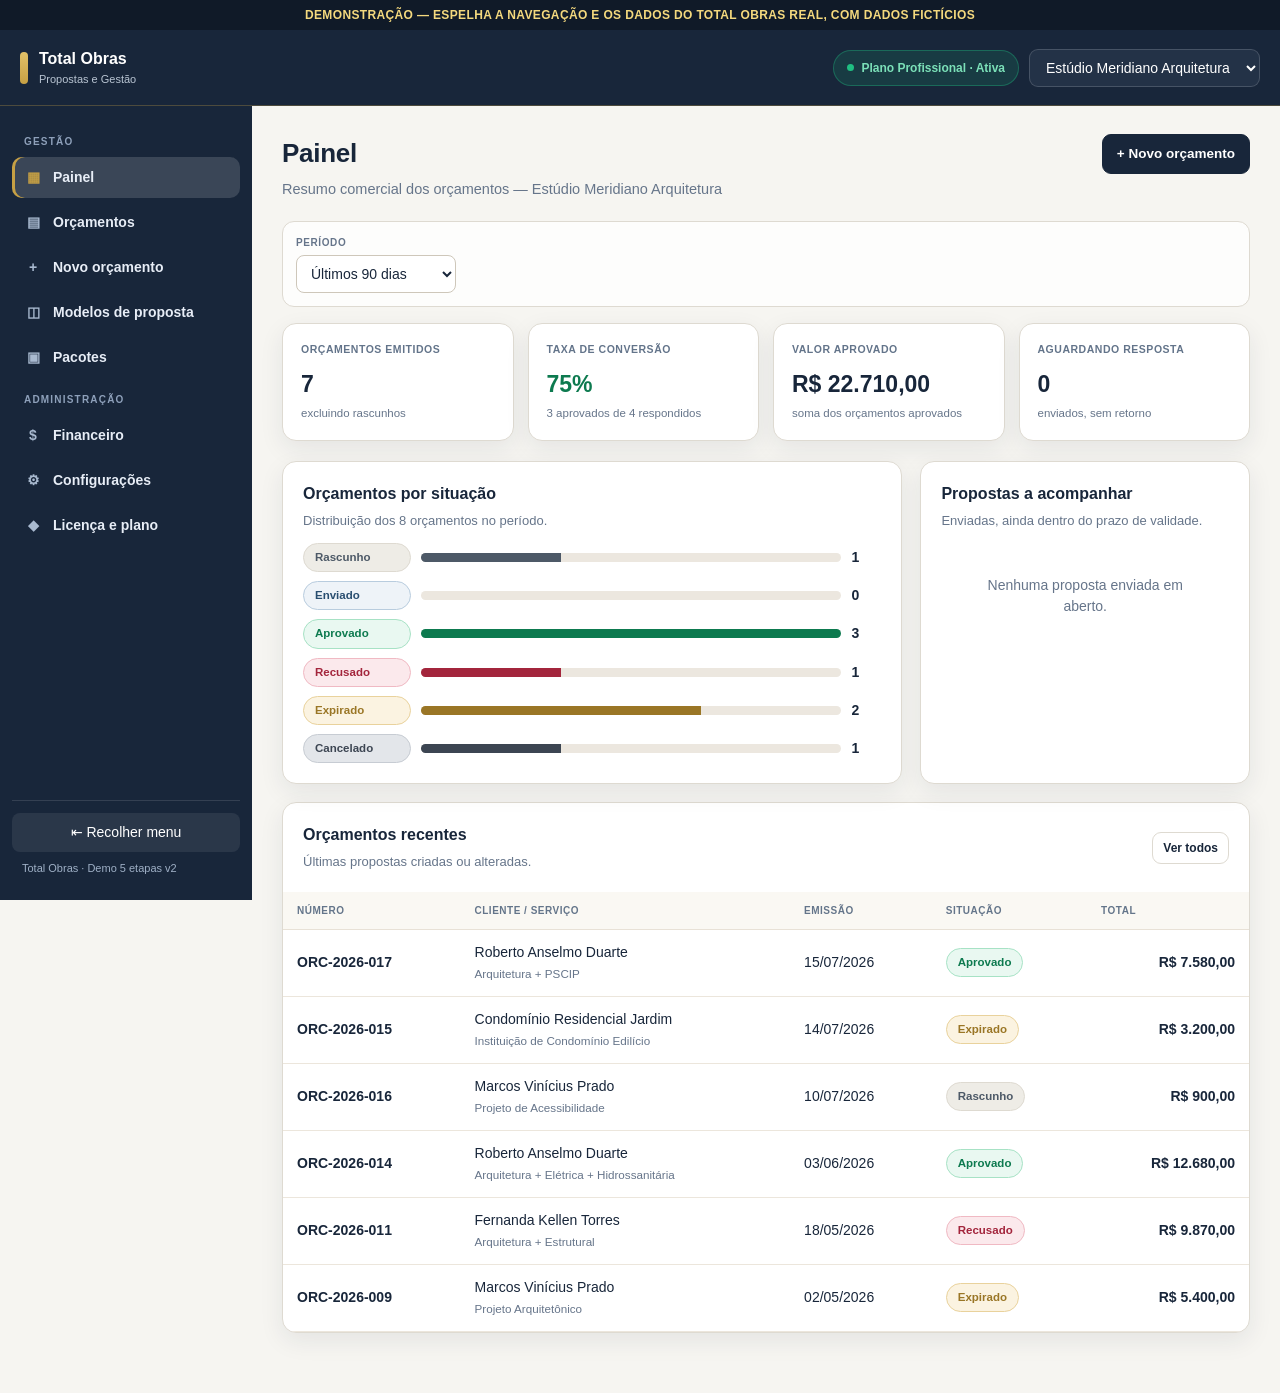
<file: index.html>
<!doctype html>
<html lang="pt-BR">
<head>
<meta charset="utf-8">
<meta name="viewport" content="width=device-width,initial-scale=1">
<meta name="description" content="Demonstração do Total Obras espelhando a navegação, os status e os módulos do aplicativo real.">
<title>Total Obras — Demonstração</title>
<style>
:root{--navy:#18263a;--gold:#c6a044;--gold-ink:#9a7626;--paper:#f6f5f1;--surface:#fff;--ink:#18263a;--muted:#66758a;--line:#dedad1;--shadow:0 8px 24px rgba(24,38,58,.08);--side:252px}
*{box-sizing:border-box}html{scroll-behavior:smooth}body{margin:0;background:var(--paper);color:var(--ink);font:14px/1.5 Inter,"Segoe UI",Arial,sans-serif}
button,input,select,textarea{font:inherit}button{cursor:pointer}.hidden{display:none!important}a{color:inherit}
.demo-strip{position:fixed;z-index:60;inset:0 0 auto;height:30px;display:flex;align-items:center;justify-content:center;background:#101a28;color:#f4d97e;font-weight:800;font-size:12px;letter-spacing:.03em}
.topbar{position:fixed;z-index:50;top:30px;left:0;right:0;height:76px;background:var(--navy);color:#fff;display:flex;align-items:center;padding:0 20px;border-bottom:1px solid rgba(198,160,68,.3)}
.brand{width:var(--side);display:flex;align-items:center;gap:11px}.brand-mark{width:8px;height:32px;border-radius:8px;background:linear-gradient(180deg,#e2c168,var(--gold))}
.brand strong{display:block;font-size:16px}.brand small{display:block;color:#b9c5d3;font-size:11px}
.top-actions{margin-left:auto;display:flex;align-items:center;gap:10px}
.license-pill{display:flex;align-items:center;gap:7px;padding:8px 13px;border-radius:999px;background:rgba(31,191,130,.14);border:1px solid rgba(31,191,130,.35);color:#7be0b8;font-weight:700;font-size:12px;text-decoration:none}
.license-pill i{width:7px;height:7px;border-radius:50%;background:#1fbf82;display:inline-block}
.company-select{min-width:220px;padding:9px 12px;border-radius:9px;border:1px solid rgba(255,255,255,.16);background:#233247;color:#fff}
.company-select option{color:#111;background:#fff}
.menu-toggle{display:none;background:transparent;color:#fff;border:1px solid rgba(255,255,255,.25);border-radius:8px;padding:7px 10px}
.sidebar{position:fixed;z-index:45;top:106px;bottom:0;left:0;width:var(--side);background:var(--navy);color:#e7edf6;padding:16px 12px;display:flex;flex-direction:column;overflow:auto;transition:.2s}
.sidebar.collapsed{width:74px}.sidebar.collapsed .nav-label,.sidebar.collapsed .group,.sidebar.collapsed .side-meta{display:none}
.sidebar.collapsed .nav-item{justify-content:center}.sidebar.collapsed~.main{margin-left:74px}
.group{padding:12px 12px 6px;color:#8ea0ba;font-size:10px;font-weight:800;letter-spacing:.12em;text-transform:uppercase}
.nav-item{width:100%;border:0;background:transparent;color:#e7edf6;border-radius:10px;padding:10px 12px;margin:2px 0;text-align:left;font-weight:650;display:flex;gap:11px;align-items:center;text-decoration:none}
.nav-item:hover{background:rgba(255,255,255,.08)}.nav-item.active{background:rgba(255,255,255,.15);box-shadow:inset 3px 0 var(--gold)}
.nav-item .ico{width:18px;text-align:center;color:#a9bad0;flex:0 0 auto}.nav-item.active .ico{color:var(--gold)}
.nav-item.locked{opacity:.4;cursor:not-allowed}
.side-bottom{margin-top:auto;border-top:1px solid rgba(255,255,255,.12);padding-top:12px}
.collapse{width:100%;border:0;background:rgba(255,255,255,.08);color:#fff;border-radius:8px;padding:9px}
.side-meta{padding:8px 10px;color:#9fb0c6;font-size:11px}
.main{margin-left:var(--side);padding-top:106px;min-height:100vh;transition:.2s}
.content{max-width:1440px;margin:auto;padding:28px 30px 60px}
.page-head{display:flex;justify-content:space-between;gap:16px;align-items:flex-start;margin-bottom:20px;flex-wrap:wrap}
.page-head h1{margin:0;font-size:26px;letter-spacing:-.01em}.page-head p{margin:6px 0 0;color:var(--muted);font-size:14.5px}
.btn{display:inline-flex;align-items:center;gap:7px;border:1px solid var(--line);background:#fff;color:var(--ink);border-radius:9px;padding:9px 14px;font-weight:700;font-size:13.5px}
.btn:hover{background:#faf8f4}.btn.primary{background:var(--navy);border-color:var(--navy);color:#fff}.btn.primary:hover{background:#243955}
.btn.gold{background:var(--gold);border-color:var(--gold);color:var(--navy)}.btn.gold:hover{background:var(--gold-ink);color:#fff}
.btn.danger{color:#b62543;border-color:#efb7c2;background:#fff8f9}.btn.sm{padding:6px 10px;font-size:12px}.btn.link{border:0;background:none;color:var(--gold-ink);padding:2px;font-weight:700}
.btn:disabled{opacity:.45;cursor:not-allowed}
.card{background:#fff;border:1px solid var(--line);border-radius:14px;box-shadow:var(--shadow);overflow:hidden}
.card-pad{padding:20px}.card-title{margin:0;font-size:16px;font-weight:700}.card-sub{margin:5px 0 0;color:var(--muted);font-size:13px}
.stats{display:grid;grid-template-columns:repeat(4,minmax(0,1fr));gap:14px;margin-bottom:20px}
.stat{background:#fff;border:1px solid var(--line);border-radius:14px;padding:18px;box-shadow:var(--shadow)}
.stat-label{color:#63748a;font-size:10.5px;font-weight:800;text-transform:uppercase;letter-spacing:.05em}
.stat-value{font-size:23px;font-weight:800;margin-top:9px}.stat-note{font-size:11.5px;color:var(--muted);margin-top:4px}
.grid-2{display:grid;grid-template-columns:minmax(0,1.6fr) minmax(300px,.85fr);gap:18px;margin-bottom:18px}
.filters{display:flex;gap:10px;flex-wrap:wrap;align-items:end;background:rgba(255,255,255,.8);border:1px solid var(--line);border-radius:12px;padding:13px;margin-bottom:16px}
.field{display:flex;flex-direction:column;gap:5px;min-width:160px}.field.grow{flex:1;min-width:230px}
.field label{color:var(--muted);font-size:10px;font-weight:800;text-transform:uppercase;letter-spacing:.06em}
.input,.select,.textarea{width:100%;border:1px solid #cec7ba;border-radius:8px;padding:9px 10px;background:#fff;color:var(--ink);outline:none}
.input:focus,.select:focus,.textarea:focus{border-color:var(--gold);box-shadow:0 0 0 3px rgba(198,160,68,.18)}
.textarea{min-height:80px;resize:vertical}
.table-wrap{overflow:auto}.table{width:100%;border-collapse:collapse;min-width:900px}
.table th{background:#faf8f3;color:#64758a;text-align:left;font-size:10px;text-transform:uppercase;letter-spacing:.05em;padding:11px 14px;border-bottom:1px solid #e8e1d6}
.table td{padding:12px 14px;border-bottom:1px solid #ece6dc;vertical-align:middle}.table tbody tr:hover{background:#fcfbf8}
.amount{text-align:right;font-variant-numeric:tabular-nums}
.pill{display:inline-flex;border:1px solid transparent;border-radius:999px;padding:5px 11px;font-size:11.5px;font-weight:800}
.pill-draft{background:#eeece6;border-color:#dedad1;color:#4d5967}
.pill-sent{background:#eef3f8;border-color:#b8ccde;color:#294e70}
.pill-approved{background:#e9f8f1;border-color:#a7e2c5;color:#0d7a4f}
.pill-rejected{background:#fbe9ec;border-color:#f0b9c3;color:#a3253c}
.pill-expired{background:#fbf3e1;border-color:#e9d29c;color:#9a7626}
.pill-cancelled{background:#e3e6ea;border-color:#c7ccd3;color:#3c4552}
.status-list{display:flex;flex-direction:column;gap:9px;margin-top:12px}
.status-row{display:grid;grid-template-columns:108px 1fr 30px;gap:10px;align-items:center}
.bar{height:9px;background:#ece7df;border-radius:99px;overflow:hidden}.bar span{display:block;height:100%}
.alert-list{display:flex;flex-direction:column;gap:8px;margin-top:12px}
.alert{padding:10px 12px;border:1px solid #eee7dc;border-radius:10px;display:flex;justify-content:space-between;gap:10px;font-size:13px}
.alert small{display:block;color:var(--muted)}
.steps-nav{display:flex;gap:8px;flex-wrap:wrap;margin-bottom:16px}
.step-chip{font-size:12px;font-weight:700;color:var(--muted);padding:6px 12px;border-radius:999px;background:#f2efe6}
.step-chip.active{background:var(--navy);color:#fff}.step-chip.done{background:#e9f8f1;color:#0d7a4f}
.wizard-grid{display:grid;grid-template-columns:1.1fr .9fr;gap:20px}
@media(max-width:980px){.wizard-grid{grid-template-columns:1fr}}
.chk-grid{display:grid;grid-template-columns:1fr 1fr;gap:8px}
.chk-item{display:flex;gap:8px;align-items:flex-start;border:1px solid var(--line);border-radius:9px;padding:9px 11px;cursor:pointer;font-size:13px}
.chk-item.on{border-color:var(--gold);background:#fffaf0}
.preview-pane{background:var(--navy);border-radius:14px;padding:18px;color:#fff;position:sticky;top:120px}
.preview-pane h4{margin:0 0 8px;font-size:11px;letter-spacing:.06em;text-transform:uppercase;color:#f4d97e}
.preview-doc{background:#fff;color:var(--ink);border-radius:9px;padding:16px;font-size:12.5px;max-height:56vh;overflow:auto}
.preview-doc h5{margin:12px 0 4px;font-size:11px;text-transform:uppercase;color:var(--navy)}.preview-doc h5:first-child{margin-top:0}
.preview-doc ul{margin:4px 0;padding-left:16px}
.doc-total{display:flex;justify-content:space-between;font-weight:800;border-top:1px solid var(--line);margin-top:10px;padding-top:8px}
.wizard-layout{display:grid;grid-template-columns:minmax(0,1.65fr) minmax(330px,.72fr);gap:20px;align-items:start}
.wizard-main{min-width:0}.wizard-preview{position:sticky;top:122px;min-width:0}
.step-chip{border:0;cursor:pointer}.step-chip:disabled{cursor:default}.step-chip.future{cursor:not-allowed}
.step-actions{display:flex;justify-content:space-between;gap:10px;margin-top:20px;padding-top:16px;border-top:1px solid #ece6dc}
.form-grid{display:grid;grid-template-columns:repeat(2,minmax(0,1fr));gap:12px}.form-grid .wide{grid-column:1/-1}
.inline-head{display:flex;align-items:center;justify-content:space-between;gap:10px;margin-bottom:12px}.inline-head h3{margin:0;font-size:15px}
.inline-panel{border:1px solid var(--line);background:#fbfaf7;border-radius:12px;padding:14px;margin-top:12px}
.service-editor{border:1px solid var(--line);border-radius:12px;background:#fff;margin-top:12px;overflow:hidden}
.service-editor summary{cursor:pointer;list-style:none;display:flex;align-items:center;justify-content:space-between;gap:12px;padding:13px 15px;background:#faf8f3;font-weight:800}
.service-editor summary::-webkit-details-marker{display:none}.service-editor summary:before{content:'▸';margin-right:7px}.service-editor[open] summary:before{content:'▾'}
.service-editor-body{padding:15px}.service-actions{display:flex;gap:8px;flex-wrap:wrap}
.mini-note{font-size:11.5px;color:var(--muted)}
.edit-list{display:flex;flex-direction:column;gap:8px}.edit-row{display:grid;grid-template-columns:24px minmax(0,1fr) auto;gap:8px;align-items:center}
.fee-table{min-width:930px}.fee-table .input,.fee-table .select{padding:6px 8px;font-size:12.5px}.fee-objective td{padding-top:0;background:#fcfbf8}
.section-divider{display:flex;align-items:center;justify-content:space-between;gap:12px;margin:24px 0 12px;padding-top:18px;border-top:1px solid #e6dfd3}.section-divider h3{margin:0;font-size:15px}.cost-table{margin-bottom:8px}
.financial-summary{margin-top:16px;margin-left:auto;max-width:430px;border:1px solid var(--line);border-radius:12px;background:#fbfaf7;padding:12px 14px}.financial-summary>div{display:flex;justify-content:space-between;gap:16px;padding:5px 0}.financial-summary .total-line{border-top:1px solid var(--line);margin-top:6px;padding-top:10px;font-size:16px;color:var(--navy)}
.preview-doc .preview-muted{color:var(--muted);font-size:11.5px}.preview-doc p{white-space:pre-line}.preview-doc .preview-section{border-top:1px solid #ece6dc;margin-top:10px;padding-top:9px}
.close-grid{display:grid;grid-template-columns:1fr 1fr;gap:12px}.close-grid .wide{grid-column:1/-1}
.final-actions{display:flex;justify-content:flex-end;gap:9px;flex-wrap:wrap;margin-bottom:14px}
.document{position:relative;overflow:hidden}.document>*:not(.demo-watermark){position:relative;z-index:2}
.demo-watermark{position:absolute;z-index:1;left:50%;top:47%;transform:translate(-50%,-50%) rotate(-32deg);font-weight:900;font-size:72px;letter-spacing:.06em;color:rgba(172,42,60,.105);white-space:nowrap;text-align:center;pointer-events:none;line-height:.86}
.demo-watermark small{display:block;font-size:25px;letter-spacing:.11em;margin-top:13px}
.doc-demo-notice{margin:-42px -48px 26px;padding:8px 14px;text-align:center;background:#fff1f2;color:#a3253c;border-bottom:1px solid #f0b9c3;font-size:10px;font-weight:900;letter-spacing:.08em;text-transform:uppercase}
.responsible-list{display:flex;flex-direction:column;gap:7px}.responsible-item{display:flex;gap:8px;align-items:flex-start;padding:8px 10px;border:1px solid var(--line);border-radius:8px;background:#fff}
@media(max-width:1120px){.wizard-layout{grid-template-columns:1fr}.wizard-preview{position:static}.preview-doc{max-height:460px}}
@media(max-width:720px){.form-grid,.close-grid{grid-template-columns:1fr}.form-grid .wide,.close-grid .wide{grid-column:auto}.chk-grid{grid-template-columns:1fr}.step-actions{position:sticky;bottom:0;background:#fff;padding:12px 0 4px;z-index:5}.demo-watermark{font-size:42px}.doc-demo-notice{margin:-26px -18px 20px}}
.empty{text-align:center;color:var(--muted);padding:32px}
.template-grid{display:grid;grid-template-columns:repeat(3,minmax(0,1fr));gap:14px}
.template-card{background:#fff;border:1px solid var(--line);border-radius:13px;padding:16px;box-shadow:var(--shadow);display:flex;flex-direction:column;min-height:190px}
.template-card .category{color:var(--gold-ink);font-size:10px;font-weight:800;text-transform:uppercase;letter-spacing:.05em}
.template-card h3{font-size:16px;margin:7px 0}.template-card p{color:var(--muted);margin:0 0 12px;display:-webkit-box;-webkit-line-clamp:3;-webkit-box-orient:vertical;overflow:hidden;font-size:13px}
.template-card .actions{margin-top:auto}
.template-detail{display:grid;grid-template-columns:230px minmax(0,1fr);gap:18px}
@media(max-width:900px){.template-detail{grid-template-columns:1fr}}
.toc{position:sticky;top:120px;align-self:start}.toc button{display:block;width:100%;border:0;background:transparent;text-align:left;padding:8px 9px;border-radius:8px;color:var(--ink);font-size:13px}
.toc button:hover{background:#f2eee6}
.text-section{padding:16px 18px;border-bottom:1px solid #ece6dc}.text-section:last-child{border-bottom:0}
.text-section h2{font-size:12.5px;text-transform:uppercase;letter-spacing:.04em;margin:0 0 8px;color:var(--navy)}
.bullets{margin:0;padding:0;list-style:none}.bullets li{margin:5px 0;padding-left:16px;position:relative;font-size:13.5px}
.bullets li:before{content:"•";position:absolute;left:1px;color:var(--gold-ink);font-weight:900}
.package-grid{display:grid;grid-template-columns:repeat(2,minmax(0,1fr));gap:14px}
.package-card{background:#fff;border:1px solid var(--line);border-radius:13px;padding:18px;box-shadow:var(--shadow)}
.package-card h3{margin:0 0 6px;font-size:16px}.package-card .audience{font-size:12px;color:var(--gold-ink);font-weight:700;margin-bottom:8px}
.module-grid{display:grid;grid-template-columns:1fr 1fr;gap:8px}
.module-item{border-radius:8px;padding:9px 11px;font-size:13px;border:1px solid var(--line)}
.module-item.on{border-color:#a7e2c5;background:#e9f8f1;color:#0d7a4f}.module-item.off{background:#faf8f4;color:#a3aab5}
.document-shell{background:#e9e5dc;border:1px solid #d5cec1;border-radius:14px;padding:24px;overflow:auto}
.document{width:min(820px,100%);margin:auto;background:#fff;color:#1d2938;padding:42px 48px;box-shadow:0 10px 35px rgba(20,42,71,.16);min-height:1000px}
.doc-head{display:flex;justify-content:space-between;gap:22px;padding-bottom:18px;border-bottom:1px solid #d9dde2}
.doc-logo{display:flex;gap:11px;align-items:center}.doc-logo-mark{width:7px;height:44px;background:var(--gold);border-radius:5px}
.doc-company{font-size:17px;font-weight:800}.doc-muted{color:#667085;font-size:11.5px}
.doc-title{text-align:center;margin:24px 0 20px;font-size:16px;text-transform:uppercase;letter-spacing:.06em}
.doc-info{display:grid;grid-template-columns:1fr 1fr;gap:9px 20px;font-size:12.5px}.doc-info .wide{grid-column:1/-1}
.doc-label{display:block;color:#667085;text-transform:uppercase;font-size:9px;letter-spacing:.05em;font-weight:800}
.doc-section{margin-top:20px;padding-top:13px;border-top:1px solid #dfe3e8}
.doc-section h2{font-size:11.5px;text-transform:uppercase;letter-spacing:.05em;margin:0 0 8px}.doc-section p{margin:0 0 7px;font-size:12.5px}
.doc-table{width:100%;border-collapse:collapse;font-size:12.5px}
.doc-table th,.doc-table td{padding:7px 5px;border-bottom:1px solid #e5e7eb}.doc-table th{text-align:left;color:#667085;font-weight:700}
.doc-table .right{text-align:right}.doc-total-row td{font-weight:800}
.doc-footer{margin-top:40px;padding-top:9px;border-top:1px solid #e1e5ea;text-align:center;color:#667085;font-size:10px}
.toast{position:fixed;right:22px;bottom:22px;z-index:90;background:#17324f;color:#fff;border-radius:10px;padding:12px 15px;box-shadow:0 12px 30px rgba(0,0,0,.22);opacity:0;transform:translateY(10px);pointer-events:none;transition:.2s}
.toast.show{opacity:1;transform:none}.overlay{display:none}
@media(max-width:1100px){.stats{grid-template-columns:repeat(2,1fr)}.template-grid,.package-grid,.module-grid{grid-template-columns:1fr}.grid-2,.wizard-grid{grid-template-columns:1fr}}
@media(max-width:780px){.topbar{height:70px;padding:0 12px}.brand{width:auto}.brand small,.license-pill,.company-select{display:none}.menu-toggle{display:block;margin-left:auto}
.sidebar{top:100px;transform:translateX(-102%);width:260px}.sidebar.mobile-open{transform:none}
.main{margin-left:0!important;padding-top:100px}.content{padding:20px 14px 45px}
.overlay{position:fixed;z-index:40;inset:100px 0 0;background:rgba(7,20,35,.45);display:block}
.page-head{flex-direction:column}.stats,.kpis{grid-template-columns:1fr}.document{padding:26px 18px;min-width:0}.doc-info{grid-template-columns:1fr}.doc-info .wide{grid-column:auto}}
@media print{.demo-strip,.topbar,.sidebar,.page-head,.no-print,.toast{display:none!important}.main{margin:0!important;padding:0!important}.content{padding:0!important;max-width:none}
.document-shell{border:0;background:#fff;padding:0}.document{box-shadow:none;width:100%;padding:0;min-height:0;overflow:visible}.doc-section{break-inside:avoid}.demo-watermark{position:fixed;left:50%;top:48%;font-size:68px}.doc-demo-notice{margin:0 0 22px}body{background:#fff}}
</style>
</head>
<body>
<div class="demo-strip">DEMONSTRAÇÃO — ESPELHA A NAVEGAÇÃO E OS DADOS DO TOTAL OBRAS REAL, COM DADOS FICTÍCIOS</div>
<header class="topbar">
  <div class="brand"><span class="brand-mark"></span><div><strong>Total Obras</strong><small>Propostas e Gestão</small></div></div>
  <div class="top-actions">
    <a href="#" data-page="licenca" class="license-pill"><i></i>Plano Profissional · Ativa</a>
    <select id="companySelect" class="company-select"><option>Estúdio Meridiano Arquitetura</option><option>Vértice Engenharia Estrutural</option></select>
    <button id="mobileMenu" class="menu-toggle">☰</button>
  </div>
</header>
<aside id="sidebar" class="sidebar">
  <div class="group">Gestão</div>
  <button class="nav-item active" data-page="dashboard"><span class="ico">▦</span><span class="nav-label">Painel</span></button>
  <button class="nav-item" data-page="budgets"><span class="ico">▤</span><span class="nav-label">Orçamentos</span></button>
  <button class="nav-item" data-page="new-budget"><span class="ico">+</span><span class="nav-label">Novo orçamento</span></button>
  <button class="nav-item" data-page="templates"><span class="ico">◫</span><span class="nav-label">Modelos de proposta</span></button>
  <button class="nav-item" data-page="packages"><span class="ico">▣</span><span class="nav-label">Pacotes</span></button>
  <div class="group">Administração</div>
  <button class="nav-item" data-page="finance"><span class="ico">$</span><span class="nav-label">Financeiro</span></button>
  <button class="nav-item" data-page="settings"><span class="ico">⚙</span><span class="nav-label">Configurações</span></button>
  <button class="nav-item" data-page="licenca"><span class="ico">◆</span><span class="nav-label">Licença e plano</span></button>
  <div class="side-bottom"><button id="collapse" class="collapse">⇤ <span class="nav-label">Recolher menu</span></button><div class="side-meta">Total Obras · Demo 5 etapas v2</div></div>
</aside>
<main class="main"><div id="content" class="content"></div></main>
<div id="overlay" class="overlay hidden"></div>
<div id="toast" class="toast"></div>
<script>
(()=>{
const STORAGE='total-obras-demo-real-v1';
const TODAY=()=>new Date();
const iso=(d)=>{const p=n=>String(n).padStart(2,'0');return `${d.getFullYear()}-${p(d.getMonth()+1)}-${p(d.getDate())}`};
const addDays=(d,n)=>{const c=new Date(d);c.setDate(c.getDate()+n);return c};
const fmtDate=(v)=>{if(!v)return '—';const m=typeof v==='string'&&/^(\d{4})-(\d{2})-(\d{2})/.exec(v);const d=m?new Date(Number(m[1]),Number(m[2])-1,Number(m[3])):new Date(v);return isNaN(d)?'—':d.toLocaleDateString('pt-BR')};
const fmtMoney=(v)=>(Number(v||0)/100).toLocaleString('pt-BR',{style:'currency',currency:'BRL'});
const esc=(v)=>String(v??'').replace(/[&<>"']/g,s=>({'&':'&amp;','<':'&lt;','>':'&gt;','"':'&quot;',"'":'&#39;'}[s]));

/* ---- status model (espelha src/lib/budgetStatus.ts) ---- */
const STATUS_ORDER=['draft','sent','approved','rejected','expired','cancelled'];
const STATUS_LABELS={draft:'Rascunho',sent:'Enviado',approved:'Aprovado',rejected:'Recusado',expired:'Expirado',cancelled:'Cancelado'};
const STATUS_PILL={draft:'pill-draft',sent:'pill-sent',approved:'pill-approved',rejected:'pill-rejected',expired:'pill-expired',cancelled:'pill-cancelled'};
const STATUS_BAR={draft:'#4d5967',sent:'#294e70',approved:'#0d7a4f',rejected:'#a3253c',expired:'#9a7626',cancelled:'#3c4552'};
function validityDate(b){return addDays(new Date(b.createdAt),b.validityDays||15)}
function effectiveStatus(b,now=TODAY()){
  if(b.status!=='sent')return b.status;
  return validityDate(b)<now?'expired':b.status;
}
function pillHtml(status){return `<span class="pill ${STATUS_PILL[status]}">${STATUS_LABELS[status]}</span>`}
function isCurrentMonth(dateStr,now=TODAY()){
  if(!dateStr)return false;
  const m=/^(\d{4})-(\d{2})-(\d{2})/.exec(dateStr);
  if(!m)return false;
  return Number(m[1])===now.getFullYear()&&Number(m[2])-1===now.getMonth();
}

/* ---- modelos de proposta (texto real dos modelos do Total Obras) ---- */
const TEMPLATES=[{"id":"cadastro_sig_ri","nome":"Cadastro SIG-RI / ONR","category":"Serviços SIG-RI / Cartório","tituloServicoSugerido":"CADASTRO DE IMÓVEL GEORREFERENCIADO NO SIG-RI","objeto":"Prestação de serviços técnicos para adequação cadastral e georreferenciada do imóvel urbano, com estruturação das informações necessárias ao cadastro no SIG-RI/ONR, conforme documentos apresentados pelo contratante.","escopoServicos":"Análise da matrícula e dos documentos fornecidos pelo contratante\nConferência dos dados básicos do imóvel, proprietário e ato registral\nCompatibilização cadastral das informações disponíveis\nTratamento e preparação da base geoespacial do imóvel\nAjuste vetorial e validação geométrica/topológica\nEstruturação dos dados em formato compatível com o SIG-RI/ONR\nVinculação de atributos e metadados necessários ao cadastro\nProtocolo ou inserção técnica no ambiente SIG-RI/ONR\nEmissão e entrega do comprovante de cadastro/protocolo\nEntrega digital dos arquivos finais produzidos\nSuporte técnico até a primeira devolutiva do sistema ou do cartório","metodologiaEntregaveis":"Recebimento e conferência da documentação\nPreparação dos dados cadastrais e do arquivo georreferenciado\nEnvio/cadastro do imóvel no SIG-RI\nConferência do processamento e dos comprovantes\nEntrega de pacote digital em PDF","prazoExecucao":"Prazo estimado para execução dos serviços: 5 dias úteis, contados a partir da entrega integral da documentação necessária pelo contratante e da confirmação da contratação.\nO prazo de análise, aprovação ou protocolo perante cartório, ONR, Prefeitura Municipal ou demais órgãos públicos não integra o prazo de execução.","formaPagamento":"50% dos honorários profissionais na contratação\n50% dos honorários profissionais na entrega dos documentos/comprovantes contratados","naoIncluidos":"Levantamento de campo GNSS/RTK\nLevantamento planialtimétrico\nRetificação administrativa ou judicial de matrícula\nServiços jurídicos\nEmolumentos, taxas e despesas cartorárias\nTaxas de órgãos públicos ou de conselhos profissionais\nART/RRT, salvo quando expressamente incluída\nRegularização de edificações, habite-se ou projetos de construção\nCorreções decorrentes de documentos incorretos, incompletos ou divergentes\nServiços adicionais solicitados após aprovação da proposta","observacoes":"A execução do serviço está condicionada à regularidade e suficiência dos documentos apresentados\nCaso sejam identificadas inconsistências documentais, cadastrais, registrais ou geométricas que impeçam o protocolo ou exijam serviço complementar, o contratante será informado previamente\nExigências posteriores serão analisadas e classificadas\nCorreções decorrentes de erro técnico do serviço contratado serão atendidas sem cobrança adicional\nAlterações de escopo, documentos novos ou serviços não previstos poderão gerar orçamento complementar","validityDays":15},{"id":"instituicao_condominio","nome":"Instituição de Condomínio Edilício","category":"Serviços SIG-RI / Cartório","tituloServicoSugerido":"INSTITUIÇÃO DE CONDOMÍNIO EDILÍCIO","objeto":"Prestação de serviços técnicos para análise, elaboração e organização da documentação necessária à instituição de condomínio edilício, com individualização das unidades autônomas, identificação das áreas de uso comum, cálculo das frações ideais e preparação dos documentos técnicos destinados ao registro imobiliário.","escopoServicos":"Análise da matrícula e da situação registral do imóvel\nConferência do projeto arquitetônico aprovado e dos documentos da edificação\nVerificação da correspondência entre o projeto aprovado, a edificação existente e a matrícula do imóvel\nIdentificação e individualização das unidades autônomas\nIdentificação das áreas privativas, áreas comuns e áreas totais\nIdentificação das vagas de garagem, depósitos, áreas técnicas e demais áreas vinculadas às unidades\nCálculo das frações ideais correspondentes ao terreno e às partes comuns\nDefinição da destinação de cada unidade autônoma\nElaboração dos quadros de áreas conforme a norma técnica aplicável e as exigências do Cartório de Registro de Imóveis\nElaboração do memorial técnico de instituição de condomínio\nElaboração da relação descritiva das unidades autônomas\nPreparação das plantas e peças gráficas necessárias ao processo\nFornecimento dos dados técnicos para elaboração da convenção de condomínio\nOrganização dos documentos para assinatura dos proprietários e responsáveis técnicos\nOrientação para protocolo no Cartório de Registro de Imóveis\nAtendimento às exigências técnicas apresentadas pelo cartório, dentro do escopo contratado\nEntrega dos documentos técnicos finais em formato digital","metodologiaEntregaveis":"Recebimento e conferência dos documentos\nAnálise da matrícula e da situação registral\nAnálise do projeto arquitetônico aprovado\nLevantamento e conferência das áreas\nIndividualização das unidades autônomas\nCálculo das áreas e frações ideais\nElaboração dos quadros técnicos\nElaboração do memorial de instituição\nPreparação das plantas e documentos complementares\nRevisão técnica interna\nApresentação dos documentos ao contratante\nAjustes e aprovação final\nOrganização do processo para protocolo\nAtendimento às exigências técnicas do cartório\nEntrega da documentação final em formato digital","prazoExecucao":"Prazo estimado de 30 dias úteis, contados a partir da assinatura da proposta, confirmação da contratação e entrega integral dos documentos necessários pelo contratante.\nO prazo de análise da Prefeitura, Receita Federal, Cartório de Registro de Imóveis ou demais órgãos externos não integra o prazo de execução.\nO prazo ficará suspenso enquanto houver documentos, informações, assinaturas ou decisões pendentes por parte do contratante.","formaPagamento":"30% dos honorários profissionais na contratação\n40% dos honorários profissionais na apresentação da primeira versão dos documentos técnicos\n30% dos honorários profissionais na entrega da documentação final para protocolo","naoIncluidos":"Taxas e emolumentos do Cartório de Registro de Imóveis\nTaxas municipais, estaduais ou federais\nCertidões emitidas por órgãos públicos ou cartórios\nLevantamento topográfico\nLevantamento arquitetônico da edificação existente\nRegularização de alterações executadas em desacordo com o projeto aprovado\nAprovação ou alteração de projeto perante a Prefeitura\nAverbação da construção\nRetificação de matrícula, área, medidas ou confrontações\nDesmembramento, remembramento ou unificação de imóveis\nIncorporação imobiliária\nElaboração de projetos arquitetônicos ou complementares\nLaudos estruturais, elétricos, hidrossanitários ou de segurança\nElaboração jurídica da convenção de condomínio\nElaboração de regimento interno\nServiços advocatícios, contábeis ou notariais\nReconhecimento de firmas, autenticações e procurações\nDeslocamentos e serviços fora do município inicialmente considerado\nReexecução dos documentos em razão de alterações posteriores solicitadas pelo contratante","observacoes":"A contratação compreende a elaboração da documentação técnica descrita no escopo\nA minuta jurídica da convenção de condomínio deverá ser elaborada ou revisada por profissional habilitado na área jurídica\nA aprovação e o registro dependem da análise do Cartório de Registro de Imóveis e do cumprimento das exigências específicas apresentadas durante o processo\nAlterações no projeto, na quantidade de unidades, nas áreas ou na configuração do empreendimento após o início dos serviços poderão gerar revisão do prazo e dos honorários\nO contratante é responsável pela autenticidade, validade e precisão dos documentos e informações fornecidos\nExigências decorrentes de problemas anteriores na matrícula, na construção ou no projeto aprovado poderão ser objeto de orçamento complementar","validityDays":15},{"id":"desmembramento_urbano","nome":"Desmembramento urbano","category":"Serviços SIG-RI / Cartório","tituloServicoSugerido":"DESMEMBRAMENTO DE IMÓVEL URBANO","objeto":"Prestação de serviços técnicos para elaboração do projeto de desmembramento de imóvel urbano, com divisão da área em lotes independentes, observando matrícula, cadastro imobiliário, parâmetros urbanísticos, legislação municipal vigente e exigências dos órgãos competentes.","escopoServicos":"Análise da matrícula, cadastro imobiliário e documentos fornecidos pelo contratante\nConsulta aos parâmetros urbanísticos aplicáveis ao imóvel\nEstudo de viabilidade para formação dos lotes resultantes\nDefinição técnica da linha de divisão\nElaboração da planta de situação e localização\nElaboração da planta de desmembramento\nQuadro de áreas, dimensões, perímetros e confrontações\nElaboração dos memoriais descritivos dos lotes resultantes\nElaboração dos arquivos técnicos digitais necessários\nEmissão de RRT, quando incluída\nProtocolo e acompanhamento técnico junto à Prefeitura, quando incluído","metodologiaEntregaveis":"Recebimento e conferência da matrícula, cadastro imobiliário e documentos fornecidos\nConsulta aos parâmetros urbanísticos aplicáveis ao imóvel\nElaboração da planta de situação, localização e desmembramento\nElaboração do quadro de áreas e dos memoriais descritivos dos lotes resultantes\nProtocolo e acompanhamento técnico junto à Prefeitura, quando incluído\nEntrega dos arquivos técnicos digitais produzidos","prazoExecucao":"Prazo estimado para execução dos serviços: 10 dias úteis, contados a partir da entrega integral da documentação necessária pelo contratante e da confirmação da contratação.\nO prazo de análise, aprovação ou protocolo perante cartório, ONR, Prefeitura Municipal ou demais órgãos públicos não integra o prazo de execução.","formaPagamento":"50% dos honorários profissionais na contratação\n50% dos honorários profissionais na entrega dos documentos/comprovantes contratados","naoIncluidos":"Emolumentos e despesas de cartório\nRegistro do desmembramento no Cartório de Registro de Imóveis\nServiços jurídicos, tributários ou de regularização de domínio\nRetificação de matrícula\nExtinção de condomínio\nIndividualização de frações ideais\nLevantamento de edificações\nProjetos de regularização, demolição ou aprovação de construções existentes\nLevantamento topográfico, salvo quando expressamente incluído\nAlterações solicitadas após aprovação da proposta","observacoes":"O orçamento considera o desmembramento do imóvel conforme a quantidade de lotes indicada, sem abertura, prolongamento ou modificação do sistema viário\nA aprovação dependerá da viabilidade urbanística, regularidade documental e anuências exigidas\nCaso o município, cartório ou outro órgão solicite serviço não previsto, será apresentado orçamento complementar","validityDays":15},{"id":"remembramento_unificacao","nome":"Remembramento / unificação","category":"Serviços SIG-RI / Cartório","tituloServicoSugerido":"REMEMBRAMENTO E UNIFICAÇÃO DE IMÓVEIS URBANOS","objeto":"Prestação de serviços técnicos para elaboração do projeto de remembramento e unificação de imóveis urbanos, com fusão das matrículas envolvidas em uma única unidade imobiliária, observando cadastro imobiliário, parâmetros urbanísticos, legislação municipal vigente e exigências dos órgãos competentes.","escopoServicos":"Análise das matrículas e documentos fornecidos pelo contratante\nVerificação de confrontações, dimensões e consistência cadastral\nConsulta aos parâmetros urbanísticos aplicáveis\nElaboração da planta de situação e localização\nElaboração da planta de remembramento/unificação\nQuadro de áreas e confrontações do imóvel resultante\nElaboração do memorial descritivo do imóvel unificado\nElaboração dos arquivos técnicos digitais necessários\nEmissão de RRT, quando incluída\nProtocolo e acompanhamento técnico junto à Prefeitura ou Cartório, quando incluído","metodologiaEntregaveis":"Recebimento e conferência das matrículas e documentos fornecidos\nVerificação de confrontações, dimensões e consistência cadastral\nElaboração da planta de situação, localização e remembramento/unificação\nElaboração do memorial descritivo do imóvel resultante\nProtocolo e acompanhamento técnico junto à Prefeitura ou Cartório, quando incluído\nEntrega dos arquivos técnicos digitais produzidos","prazoExecucao":"Prazo estimado para execução dos serviços: 10 dias úteis, contados a partir da entrega integral da documentação necessária pelo contratante e da confirmação da contratação.\nO prazo de análise, aprovação ou protocolo perante cartório, ONR, Prefeitura Municipal ou demais órgãos públicos não integra o prazo de execução.","formaPagamento":"50% dos honorários profissionais na contratação\n50% dos honorários profissionais na entrega dos documentos/comprovantes contratados","naoIncluidos":"Emolumentos e despesas de cartório\nServiços jurídicos ou tributários\nRetificação de matrícula\nLevantamento topográfico, salvo quando expressamente incluído\nProjetos de regularização de edificações\nAlterações solicitadas após aprovação da proposta","observacoes":"O orçamento considera a unificação dos imóveis indicados, sem interferência no sistema viário\nA execução está condicionada à regularidade documental e à inexistência de ônus, litígios ou restrições que impeçam o ato\nCasos que exijam serviço complementar serão informados previamente ao contratante","validityDays":15},{"id":"retificacao_matricula","nome":"Retificação de matrícula","category":"Serviços SIG-RI / Cartório","tituloServicoSugerido":"RETIFICAÇÃO DE MATRÍCULA","objeto":"Prestação de serviços técnicos para elaboração do processo de retificação de matrícula, com levantamento, elaboração de planta e memorial descritivo georreferenciado, conforme exigências do Cartório de Registro de Imóveis e da NBR 14166/INCRA.","escopoServicos":"Análise da matrícula e documentos fornecidos pelo contratante\nLevantamento topográfico da área (quando incluído)\nElaboração da planta georreferenciada do imóvel\nMemorial descritivo com coordenadas e confrontações\nEmissão de ART/RRT\nElaboração do requerimento de retificação\nProtocolo e acompanhamento no Cartório de Registro de Imóveis, quando incluído","metodologiaEntregaveis":"Recebimento e conferência da matrícula e documentos fornecidos\nLevantamento topográfico da área, quando incluído\nElaboração da planta georreferenciada e do memorial descritivo\nElaboração do requerimento de retificação e emissão de ART/RRT\nProtocolo e acompanhamento no Cartório de Registro de Imóveis, quando incluído","prazoExecucao":"Prazo estimado para execução dos serviços: 15 dias úteis, contados a partir da entrega integral da documentação necessária pelo contratante e da confirmação da contratação.\nO prazo de análise, aprovação ou protocolo perante o Cartório de Registro de Imóveis não integra o prazo de execução.","formaPagamento":"50% dos honorários profissionais na contratação\n50% dos honorários profissionais na entrega dos documentos/comprovantes contratados","naoIncluidos":"Emolumentos e despesas cartorárias\nServiços jurídicos\nRegularização de edificações\nAnuência de confrontantes, salvo quando incluída\nResolução de conflitos de confrontação ou litígios\nAlterações solicitadas após aprovação da proposta","observacoes":"O prazo de análise e deferimento pelo Cartório de Registro de Imóveis não integra o prazo de execução dos serviços técnicos\nCaso haja impugnação de confrontantes ou exigências adicionais do cartório, será apresentado orçamento complementar","validityDays":15},{"id":"atendimento_exigencia","nome":"Atendimento de exigência cartorária","category":"Serviços SIG-RI / Cartório","tituloServicoSugerido":"ATENDIMENTO DE EXIGÊNCIA CARTORÁRIA","objeto":"Prestação de serviços técnicos para atendimento de exigência formulada pelo Cartório de Registro de Imóveis, com análise, elaboração de documentação técnica complementar e protocolo de resposta, conforme nota devolutiva apresentada.","escopoServicos":"Análise da nota devolutiva e documentação existente\nIdentificação técnica das correções necessárias\nElaboração ou adequação dos documentos técnicos exigidos\nEmissão de ART/RRT complementar, quando necessário\nProtocolo de resposta à exigência no Cartório de Registro de Imóveis, quando incluído","metodologiaEntregaveis":"Recebimento e análise da nota devolutiva e documentação existente\nIdentificação técnica das correções necessárias\nElaboração ou adequação dos documentos técnicos exigidos\nProtocolo de resposta à exigência, quando incluído","prazoExecucao":"Prazo estimado para execução dos serviços: 7 dias úteis, contados a partir da entrega integral da documentação necessária pelo contratante e da confirmação da contratação.\nO prazo de análise, aprovação ou protocolo perante o Cartório de Registro de Imóveis não integra o prazo de execução.","formaPagamento":"50% dos honorários profissionais na contratação\n50% dos honorários profissionais na entrega dos documentos/comprovantes contratados","naoIncluidos":"Emolumentos e despesas cartorárias\nServiços jurídicos\nNovas exigências decorrentes de análise posterior do cartório\nServiços que extrapolem o escopo da nota devolutiva apresentada\nAlterações solicitadas após aprovação da proposta","observacoes":"O escopo deste orçamento está limitado à exigência constante na nota devolutiva apresentada\nNovas exigências geradas pela análise subsequente do cartório, caso ocorram, serão analisadas e, se necessário, orçadas separadamente","validityDays":15},{"id":"regularizacao_documental","nome":"Regularização documental","category":"Serviços SIG-RI / Cartório","tituloServicoSugerido":"REGULARIZAÇÃO DOCUMENTAL DO IMÓVEL","objeto":"Prestação de serviços técnicos para regularização documental do imóvel, com análise da cadeia dominial, identificação de pendências registrais, cadastrais e documentais, e elaboração dos instrumentos técnicos necessários ao saneamento das irregularidades identificadas.","escopoServicos":"Análise da cadeia dominial e matrícula do imóvel\nLevantamento das pendências registrais, cadastrais e documentais\nElaboração de relatório técnico de diagnóstico\nElaboração dos documentos técnicos necessários ao saneamento identificado\nArticulação com cartório e órgãos competentes, quando incluído\nProtocolo de documentos, quando incluído","metodologiaEntregaveis":"Recebimento e análise da cadeia dominial e matrícula do imóvel\nLevantamento das pendências registrais, cadastrais e documentais\nElaboração do relatório técnico de diagnóstico\nElaboração dos documentos técnicos necessários ao saneamento identificado\nProtocolo de documentos, quando incluído","prazoExecucao":"Prazo estimado para execução dos serviços: 20 dias úteis, contados a partir da entrega integral da documentação necessária pelo contratante e da confirmação da contratação.\nO prazo de análise, aprovação ou protocolo perante cartório, ONR, Prefeitura Municipal ou demais órgãos públicos não integra o prazo de execução.","formaPagamento":"50% dos honorários profissionais na contratação\n50% dos honorários profissionais na entrega dos documentos/comprovantes contratados","naoIncluidos":"Serviços jurídicos, advocatícios ou de inventário\nEmolumentos e despesas cartorárias\nLevantamento topográfico, salvo quando expressamente incluído\nServiços decorrentes de irregularidades não identificadas na fase de diagnóstico\nRegularização de edificações ou obras\nAlterações solicitadas após aprovação da proposta","observacoes":"O orçamento foi elaborado com base nas informações e documentos apresentados pelo contratante\nPendências adicionais identificadas no decorrer dos trabalhos, não previstas na fase de diagnóstico, poderão resultar em orçamento complementar\nServiços jurídicos, quando necessários, são de responsabilidade do contratante","validityDays":15},{"id":"projeto_arquitetonico","nome":"Projeto Arquitetônico","category":"Projetos complementares","tituloServicoSugerido":"PROJETO ARQUITETÔNICO","objeto":"Prestação de serviços técnicos para elaboração do projeto arquitetônico do imóvel, compreendendo as etapas de estudo preliminar, anteprojeto e projeto executivo, observando o programa de necessidades do contratante, a legislação municipal aplicável e as normas técnicas vigentes.","escopoServicos":"Levantamento do programa de necessidades junto ao contratante\nAnálise do terreno, da legislação urbanística e dos parâmetros construtivos aplicáveis\nElaboração do estudo preliminar, com plantas, cortes e volumetria inicial\nElaboração do anteprojeto arquitetônico\nElaboração do projeto executivo, com plantas, cortes, fachadas e detalhamentos necessários à execução da obra\nCompatibilização com os projetos complementares, quando fornecidos pelo contratante ou por terceiros\nElaboração dos memoriais descritivos do projeto arquitetônico\nProtocolo do projeto para aprovação junto à Prefeitura Municipal, quando incluído","metodologiaEntregaveis":"Reunião inicial para levantamento do programa de necessidades\nElaboração e apresentação do estudo preliminar para validação do contratante\nDesenvolvimento do anteprojeto a partir do estudo preliminar aprovado\nDesenvolvimento do projeto executivo e dos memoriais descritivos\nEntrega dos arquivos técnicos digitais e, quando incluído, protocolo para aprovação","prazoExecucao":"Prazo estimado para execução dos serviços: 20 dias úteis, contados a partir da entrega integral da documentação necessária pelo contratante e da confirmação da contratação.\nO prazo de análise, aprovação ou protocolo perante a Prefeitura Municipal ou demais órgãos de aprovação não integra o prazo de execução.","formaPagamento":"50% dos honorários profissionais na contratação\n50% dos honorários profissionais na entrega dos documentos/comprovantes contratados","naoIncluidos":"Levantamento topográfico\nSondagem do solo\nProjetos complementares (estrutural, elétrico, hidrossanitário, PSCIP, acessibilidade), salvo quando expressamente incluídos\nTaxas de aprovação, ART/RRT de terceiros e despesas de órgãos públicos\nExecução da obra, acompanhamento de obra ou assistência técnica de execução, salvo quando expressamente incluídos\nAlterações de projeto solicitadas após a aprovação do anteprojeto","observacoes":"O projeto é desenvolvido com base no programa de necessidades e nas informações fornecidas pelo contratante\nAlterações de escopo ou de programa após a aprovação de cada etapa poderão gerar orçamento complementar\nA aprovação do projeto junto aos órgãos competentes depende da regularidade documental do imóvel","validityDays":15},{"id":"regularizacao_edificacao","nome":"Regularização de Edificação","category":"Projetos complementares","tituloServicoSugerido":"REGULARIZAÇÃO DE EDIFICAÇÃO","objeto":"Prestação de serviços técnicos para regularização de edificação existente, com comparação entre a área aprovada e a área efetivamente construída, identificação das divergências e elaboração das peças técnicas necessárias à sua legalização junto aos órgãos competentes.","escopoServicos":"Análise da matrícula, do Habite-se, do cadastro imobiliário, dos projetos existentes e dos demais documentos fornecidos pelo contratante\nConferência da área aprovada e da área existente in loco, com identificação da área a regularizar\nElaboração das peças técnicas necessárias à regularização, incluindo planta, quadro de áreas e informações técnicas complementares\nCompatibilização da edificação existente com a situação documental apresentada pelo contratante\nElaboração do memorial descritivo da regularização\nEmissão de ART/RRT do responsável técnico\nProtocolo junto à Prefeitura Municipal, quando incluído","metodologiaEntregaveis":"Recebimento e conferência da documentação do imóvel e da edificação existente\nLevantamento e análise da diferença entre a área aprovada e a área existente in loco\nElaboração das peças técnicas de regularização\nElaboração do memorial descritivo e do quadro de áreas\nProtocolo junto ao órgão competente, quando incluído","prazoExecucao":"Prazo estimado para execução dos serviços: 20 a 35 dias úteis, contados a partir da entrega integral da documentação necessária pelo contratante e da confirmação da contratação.\nO prazo de análise, aprovação ou protocolo perante a Prefeitura Municipal ou demais órgãos competentes não integra o prazo de execução.","formaPagamento":"50% dos honorários profissionais na contratação\n50% dos honorários profissionais na entrega dos documentos/comprovantes contratados","naoIncluidos":"Levantamento topográfico ou levantamento cadastral da edificação, salvo quando expressamente incluído\nProjeto arquitetônico, projeto legal ou demais projetos complementares, salvo quando expressamente incluídos\nTaxas municipais, emolumentos, certidões, protocolo e despesas de cartório\nRegistro ou averbação da regularização no Cartório de Registro de Imóveis\nExecução de obras, demolições ou adequações físicas necessárias à regularização\nRetificação de matrícula, desmembramento, remembramento, unificação ou outro procedimento registral distinto deste escopo\nAlterações solicitadas após aprovação da proposta","observacoes":"O orçamento considera a regularização da área excedente ou divergente informada/identificada pelo contratante\nA aprovação da regularização depende da viabilidade urbanística e da regularidade documental do imóvel\nExigências adicionais da Prefeitura ou de outros órgãos, quando não previstas neste escopo, poderão gerar orçamento complementar","validityDays":15},{"id":"projeto_estrutural","nome":"Projeto Estrutural","category":"Projetos complementares","tituloServicoSugerido":"PROJETO ESTRUTURAL","objeto":"Prestação de serviços técnicos para elaboração do projeto estrutural da edificação, compreendendo a definição do sistema estrutural, o dimensionamento dos elementos e a elaboração da documentação técnica necessária à execução da obra, com base no projeto arquitetônico fornecido pelo contratante.","escopoServicos":"Análise do projeto arquitetônico e das cargas previstas para a edificação\nDefinição do sistema estrutural adequado ao projeto\nLançamento e dimensionamento dos elementos estruturais\nElaboração das plantas de formas e de detalhamento estrutural\nElaboração do memorial de cálculo e das especificações técnicas\nEmissão de ART/RRT do responsável técnico pelo projeto estrutural\nCompatibilização com o projeto arquitetônico e demais projetos complementares fornecidos","metodologiaEntregaveis":"Recebimento e análise do projeto arquitetônico e das informações do terreno\nDefinição do sistema estrutural e lançamento da estrutura\nDimensionamento dos elementos e elaboração do memorial de cálculo\nElaboração das plantas de formas e detalhamento\nCompatibilização final e entrega dos arquivos técnicos","prazoExecucao":"Prazo estimado para execução dos serviços: 20 dias úteis, contados a partir da entrega integral da documentação necessária pelo contratante e da confirmação da contratação.\nO prazo de análise, aprovação ou protocolo perante a Prefeitura Municipal ou demais órgãos de aprovação não integra o prazo de execução.","formaPagamento":"50% dos honorários profissionais na contratação\n50% dos honorários profissionais na entrega dos documentos/comprovantes contratados","naoIncluidos":"Sondagem do solo e ensaios geotécnicos\nLevantamento topográfico\nProjeto arquitetônico e demais projetos complementares, salvo quando expressamente incluídos\nExecução da obra ou acompanhamento técnico de execução, salvo quando expressamente incluído\nAlterações decorrentes de modificações no projeto arquitetônico após a aprovação do projeto estrutural","observacoes":"O projeto estrutural é desenvolvido com base no projeto arquitetônico e nas informações fornecidas pelo contratante\nA ausência de sondagem do solo poderá exigir premissas conservadoras de dimensionamento, sujeitas a revisão\nAlterações no projeto arquitetônico após a aprovação da estrutura poderão gerar orçamento complementar","validityDays":15},{"id":"projeto_eletrico","nome":"Projeto Elétrico","category":"Projetos complementares","tituloServicoSugerido":"PROJETO ELÉTRICO","objeto":"Prestação de serviços técnicos para elaboração do projeto elétrico da edificação, compreendendo o dimensionamento das instalações elétricas de baixa tensão, conforme a NBR 5410 e as normas da concessionária local, com base no projeto arquitetônico fornecido pelo contratante.","escopoServicos":"Análise do projeto arquitetônico e do programa de cargas da edificação\nDimensionamento do quadro de cargas e dos circuitos elétricos\nElaboração das plantas de instalações elétricas, incluindo pontos de luz, tomadas e circuitos\nDimensionamento da entrada de energia e do padrão de medição, conforme normas da concessionária\nElaboração do memorial descritivo do projeto elétrico\nEmissão de ART/RRT do responsável técnico pelo projeto elétrico\nProtocolo junto à concessionária de energia, quando incluído","metodologiaEntregaveis":"Recebimento e análise do projeto arquitetônico e do programa de cargas\nDimensionamento dos circuitos, quadros e entrada de energia\nElaboração das plantas e do memorial descritivo\nProtocolo junto à concessionária, quando incluído\nEntrega dos arquivos técnicos digitais","prazoExecucao":"Prazo estimado para execução dos serviços: 15 dias úteis, contados a partir da entrega integral da documentação necessária pelo contratante e da confirmação da contratação.\nO prazo de análise, aprovação ou protocolo perante a concessionária de energia ou demais órgãos competentes não integra o prazo de execução.","formaPagamento":"50% dos honorários profissionais na contratação\n50% dos honorários profissionais na entrega dos documentos/comprovantes contratados","naoIncluidos":"Projeto arquitetônico e demais projetos complementares, salvo quando expressamente incluídos\nProjeto de geração de energia fotovoltaica, salvo quando expressamente incluído\nExecução da instalação elétrica ou acompanhamento técnico de execução, salvo quando expressamente incluído\nTaxas e despesas da concessionária de energia\nAlterações decorrentes de modificações no projeto arquitetônico após a aprovação do projeto elétrico","observacoes":"O projeto elétrico é desenvolvido com base no projeto arquitetônico e no programa de cargas informado pelo contratante\nA aprovação junto à concessionária depende da regularidade documental do imóvel e do padrão de entrada adotado\nAlterações no projeto arquitetônico após a aprovação do projeto elétrico poderão gerar orçamento complementar","validityDays":15},{"id":"projeto_hidrossanitario","nome":"Projeto Hidrossanitário","category":"Projetos complementares","tituloServicoSugerido":"PROJETO HIDROSSANITÁRIO","objeto":"Prestação de serviços técnicos para elaboração do projeto hidrossanitário da edificação, compreendendo os sistemas de água fria, esgoto sanitário e águas pluviais, conforme a NBR 5626, a NBR 8160, a NBR 10844 e as normas da concessionária local, com base no projeto arquitetônico fornecido pelo contratante.","escopoServicos":"Análise do projeto arquitetônico e definição dos pontos de consumo\nDimensionamento do sistema de água fria\nDimensionamento do sistema de esgoto sanitário\nDimensionamento do sistema de águas pluviais\nElaboração das plantas hidrossanitárias e do memorial descritivo\nEmissão de ART/RRT do responsável técnico pelo projeto hidrossanitário\nProtocolo junto à concessionária de saneamento, quando incluído","metodologiaEntregaveis":"Recebimento e análise do projeto arquitetônico e dos pontos de consumo previstos\nDimensionamento dos sistemas de água fria, esgoto e águas pluviais\nElaboração das plantas e do memorial descritivo\nProtocolo junto à concessionária, quando incluído\nEntrega dos arquivos técnicos digitais","prazoExecucao":"Prazo estimado para execução dos serviços: 15 dias úteis, contados a partir da entrega integral da documentação necessária pelo contratante e da confirmação da contratação.\nO prazo de análise, aprovação ou protocolo perante a concessionária de saneamento ou demais órgãos competentes não integra o prazo de execução.","formaPagamento":"50% dos honorários profissionais na contratação\n50% dos honorários profissionais na entrega dos documentos/comprovantes contratados","naoIncluidos":"Projeto arquitetônico e demais projetos complementares, salvo quando expressamente incluídos\nProjeto de reúso de água ou de captação de água pluvial para fins não previstos neste escopo, salvo quando expressamente incluído\nExecução das instalações ou acompanhamento técnico de execução, salvo quando expressamente incluído\nTaxas e despesas da concessionária de saneamento\nAlterações decorrentes de modificações no projeto arquitetônico após a aprovação do projeto hidrossanitário","observacoes":"O projeto hidrossanitário é desenvolvido com base no projeto arquitetônico e nas informações fornecidas pelo contratante\nA aprovação junto à concessionária depende da regularidade documental do imóvel\nAlterações no projeto arquitetônico após a aprovação do projeto hidrossanitário poderão gerar orçamento complementar","validityDays":15},{"id":"projeto_pscip","nome":"Projeto de PSCIP","category":"Projetos complementares","tituloServicoSugerido":"PROJETO DE PREVENÇÃO E COMBATE A INCÊNDIO E PÂNICO (PSCIP)","objeto":"Prestação de serviços técnicos para elaboração do Projeto de Segurança Contra Incêndio e Pânico (PSCIP), compreendendo o dimensionamento dos sistemas de prevenção e combate a incêndio exigidos para a edificação, conforme as Instruções Técnicas do Corpo de Bombeiros e a legislação aplicável, com base no projeto arquitetônico fornecido pelo contratante.","escopoServicos":"Análise do projeto arquitetônico e enquadramento da edificação conforme as Instruções Técnicas aplicáveis\nDefinição das medidas de segurança contra incêndio exigidas para a ocupação e a altura da edificação\nDimensionamento dos sistemas de saídas de emergência, sinalização e iluminação de emergência\nDimensionamento dos sistemas de extintores e, quando exigido, hidrantes e demais sistemas de combate a incêndio\nElaboração das plantas técnicas e do memorial descritivo do PSCIP\nEmissão de ART/RRT do responsável técnico pelo projeto\nProtocolo junto ao Corpo de Bombeiros, quando incluído","metodologiaEntregaveis":"Recebimento e análise do projeto arquitetônico e enquadramento da edificação\nDefinição das medidas de segurança exigidas conforme as Instruções Técnicas aplicáveis\nDimensionamento dos sistemas de prevenção e combate a incêndio\nElaboração das plantas técnicas e do memorial descritivo\nProtocolo junto ao Corpo de Bombeiros, quando incluído","prazoExecucao":"Prazo estimado para execução dos serviços: 15 dias úteis, contados a partir da entrega integral da documentação necessária pelo contratante e da confirmação da contratação.\nO prazo de análise, aprovação ou protocolo perante o Corpo de Bombeiros ou demais órgãos competentes não integra o prazo de execução.","formaPagamento":"50% dos honorários profissionais na contratação\n50% dos honorários profissionais na entrega dos documentos/comprovantes contratados","naoIncluidos":"Projeto arquitetônico e demais projetos complementares, salvo quando expressamente incluídos\nExecução, instalação ou manutenção dos sistemas de combate a incêndio\nVistoria técnica do Corpo de Bombeiros e emissão do Auto de Vistoria (AVCB), salvo quando expressamente incluído\nTaxas e despesas do Corpo de Bombeiros\nAlterações decorrentes de modificações no projeto arquitetônico após a aprovação do PSCIP","observacoes":"O projeto é desenvolvido com base no enquadramento da edificação conforme a ocupação e a altura informadas pelo contratante\nA aprovação junto ao Corpo de Bombeiros depende da regularidade documental do imóvel\nExigências adicionais do Corpo de Bombeiros, quando não previstas neste escopo, poderão gerar orçamento complementar","validityDays":15},{"id":"projeto_acessibilidade","nome":"Projeto de Acessibilidade","category":"Projetos complementares","tituloServicoSugerido":"PROJETO DE ACESSIBILIDADE","objeto":"Prestação de serviços técnicos para elaboração do projeto de acessibilidade da edificação, compreendendo a análise e adequação das rotas acessíveis, conforme a NBR 9050 e a legislação aplicável, com base no projeto arquitetônico fornecido pelo contratante.","escopoServicos":"Análise do projeto arquitetônico quanto aos requisitos de acessibilidade aplicáveis\nDefinição das rotas acessíveis internas e externas da edificação\nVerificação e adequação de rampas, escadas, corrimãos, sanitários e demais elementos conforme a NBR 9050\nElaboração das plantas técnicas de acessibilidade e do memorial descritivo\nEmissão de ART/RRT do responsável técnico pelo projeto\nProtocolo junto aos órgãos competentes, quando incluído","metodologiaEntregaveis":"Recebimento e análise do projeto arquitetônico\nVerificação dos requisitos de acessibilidade aplicáveis à edificação\nDefinição das adequações necessárias e das rotas acessíveis\nElaboração das plantas técnicas e do memorial descritivo\nProtocolo junto aos órgãos competentes, quando incluído","prazoExecucao":"Prazo estimado para execução dos serviços: 10 dias úteis, contados a partir da entrega integral da documentação necessária pelo contratante e da confirmação da contratação.\nO prazo de análise, aprovação ou protocolo perante a Prefeitura Municipal ou demais órgãos competentes não integra o prazo de execução.","formaPagamento":"50% dos honorários profissionais na contratação\n50% dos honorários profissionais na entrega dos documentos/comprovantes contratados","naoIncluidos":"Projeto arquitetônico e demais projetos complementares, salvo quando expressamente incluídos\nExecução das adequações de acessibilidade\nLaudos ou vistorias de terceiros\nAlterações decorrentes de modificações no projeto arquitetônico após a aprovação do projeto de acessibilidade","observacoes":"O projeto é desenvolvido com base no projeto arquitetônico e no uso previsto para a edificação\nA aprovação junto aos órgãos competentes depende da regularidade documental do imóvel\nAlterações no projeto arquitetônico após a aprovação do projeto de acessibilidade poderão gerar orçamento complementar","validityDays":15}];

/* ---- pacotes de serviços (nomes e descrições reais) ---- */
const PACKAGES=[
{id:'arquitetura-engenharia',name:'Arquitetura e Engenharia',shortDescription:'Projetos, regularizações, SIG-RI, estruturas, instalações, laudos e acompanhamento de obras.',audience:'Arquitetos, engenheiros e escritórios multidisciplinares.'},
{id:'topografia',name:'Topografia',shortDescription:'Levantamentos, locação de obras, demarcações, as built e aerolevantamento.',audience:'Topógrafos, técnicos em agrimensura e empresas de levantamento.'},
{id:'geografia-georreferenciamento',name:'Geografia e Georreferenciamento',shortDescription:'Georreferenciamento, CTM, geoprocessamento, cartografia e estudos territoriais.',audience:'Geógrafos, agrimensores, consultorias territoriais e municípios.'},
{id:'manutencao-predial',name:'Manutenção Predial',shortDescription:'Manutenção civil, elétrica, hidráulica, inspeções, planos e contratos recorrentes.',audience:'Empresas de facilities, manutenção e conservação predial.'},
{id:'construcao-civil',name:'Construção Civil',shortDescription:'Orçamento, planejamento, gerenciamento, fiscalização, execução e entrega de obras.',audience:'Construtoras, gerenciadoras, empreiteiros e profissionais de obra.'},
{id:'consultoria-ambiental',name:'Consultoria Ambiental',shortDescription:'Licenciamento, estudos, planos, gestão ambiental e acompanhamento de condicionantes.',audience:'Consultores e empresas de licenciamento e gestão ambiental.'},
{id:'servicos-tecnicos-gerais',name:'Serviços Técnicos Gerais',shortDescription:'Estrutura genérica para consultorias, laudos, projetos, visitas e execução de serviços.',audience:'Prestadores de serviços técnicos de diferentes especialidades.'}
];

/* ---- catálogo de honorários pra montar orçamento ---- */
const CATALOG=[
{id:'proj-arq',name:'Projeto Arquitetônico',mode:'m2',unitLabel:'m²',unitValue:45},
{id:'proj-est',name:'Projeto Estrutural',mode:'m2',unitLabel:'m²',unitValue:28},
{id:'proj-ele',name:'Projeto Elétrico',mode:'m2',unitLabel:'m²',unitValue:14},
{id:'proj-hid',name:'Projeto Hidrossanitário',mode:'m2',unitLabel:'m²',unitValue:13},
{id:'pscip',name:'Projeto de PSCIP',mode:'fixed',unitLabel:'serviço',unitValue:1800},
{id:'acess',name:'Projeto de Acessibilidade',mode:'fixed',unitLabel:'serviço',unitValue:900},
{id:'cond',name:'Instituição de Condomínio Edilício',mode:'fixed',unitLabel:'serviço',unitValue:6500},
{id:'sigri',name:'Cadastro SIG-RI / ONR',mode:'fixed',unitLabel:'serviço',unitValue:650},
{id:'visita',name:'Visita Técnica',mode:'hour',unitLabel:'hora',unitValue:120}
];

/* ---- licença e módulos (espelha src/pages/LicensePage.tsx) ---- */
const FEATURE_NAMES={proposals:'Propostas e orçamentos',clients:'Clientes e imóveis',services:'Catálogo de serviços',templates:'Modelos de proposta',packages:'Pacotes de serviços',pdf_export:'Geração de PDF',backup:'Backup local',financial:'Módulo financeiro',multiple_companies:'Múltiplas empresas',excel_import:'Importação por Excel',openai:'Leitura documental com IA',advanced_reports:'Relatórios avançados',custom_branding:'Personalização visual'};
const ENABLED_FEATURES=['proposals','clients','services','templates','packages','pdf_export','backup','financial','excel_import','advanced_reports','custom_branding'];
const LICENSE={plan:'Profissional',situacao:'Ativa',empresas:'1 / 1',computadores:'Até 3',cliente:'Estúdio Meridiano Arquitetura',validade:'—',offlineAte:formatFuture(20),computador:'ESCRITORIO-01 (Windows)',ultimaValidacao:'Hoje, 09:14'};
function formatFuture(days){return addDays(TODAY(),days).toLocaleDateString('pt-BR')}

/* ---- clientes ---- */
const seedClients=[
{id:'c1',name:'Roberto Anselmo Duarte',document:'123.456.789-00',phone:'(67) 99921-1810',email:'roberto@exemplo.com',address:'Rua das Palmeiras, 820 — Dourados/MS'},
{id:'c2',name:'Fernanda Kellen Torres',document:'987.654.321-00',phone:'(67) 99814-2211',email:'fernanda@exemplo.com',address:'Av. Marcelino Pires, 1.540 — Dourados/MS'},
{id:'c3',name:'Condomínio Residencial Jardim',document:'12.345.678/0001-90',phone:'(67) 3421-1200',email:'sindico@jardim.com',address:'Rua das Acácias, 250 — Dourados/MS'},
{id:'c4',name:'Marcos Vinícius Prado',document:'456.789.123-00',phone:'(67) 99672-1001',email:'marcos@exemplo.com',address:'Lote 22, Quadra 3 — Vila Nova, Dourados/MS'}
];

/* ---- orçamentos de exemplo (6 status, incluindo cancelado) ---- */
const seedBudgets=[
{id:'b1',number:'ORC-2026-014',createdAt:'2026-06-03T10:00:00',validityDays:15,client:seedClients[0],tituloServico:'Arquitetura + Elétrica + Hidrossanitária',total:1268000,status:'approved'},
{id:'b2',number:'ORC-2026-017',createdAt:'2026-07-15T10:00:00',validityDays:15,client:seedClients[0],tituloServico:'Arquitetura + PSCIP',total:758000,status:'approved'},
{id:'b3',number:'ORC-2026-005',createdAt:'2026-04-28T10:00:00',validityDays:15,client:seedClients[1],tituloServico:'Projeto Hidrossanitário',total:245000,status:'approved'},
{id:'b4',number:'ORC-2026-015',createdAt:'2026-07-14T10:00:00',validityDays:20,client:seedClients[2],tituloServico:'Instituição de Condomínio Edilício',total:320000,status:'sent'},
{id:'b5',number:'ORC-2026-011',createdAt:'2026-05-18T10:00:00',validityDays:15,client:seedClients[1],tituloServico:'Arquitetura + Estrutural',total:987000,status:'rejected'},
{id:'b6',number:'ORC-2026-009',createdAt:'2026-05-02T10:00:00',validityDays:15,client:seedClients[3],tituloServico:'Projeto Arquitetônico',total:540000,status:'sent'},
{id:'b7',number:'ORC-2026-016',createdAt:'2026-07-10T10:00:00',validityDays:15,client:seedClients[3],tituloServico:'Projeto de Acessibilidade',total:90000,status:'draft'},
{id:'b8',number:'ORC-2026-008',createdAt:'2026-04-30T10:00:00',validityDays:15,client:seedClients[1],tituloServico:'Retificação de matrícula',total:180000,status:'cancelled'}
];

/* ---- financeiro ---- */
const seedReceivables=[
{id:'r1',budgetNumber:'ORC-2026-014',client:seedClients[0].name,parcelas:[
  {n:1,valor:634000,venc:'2026-06-20',pago:634000,pagoEm:'2026-06-20'},
  {n:2,valor:634000,venc:'2026-07-25',pago:0,pagoEm:null}
]},
{id:'r2',budgetNumber:'ORC-2026-017',client:seedClients[0].name,parcelas:[{n:1,valor:758000,venc:'2026-07-10',pago:758000,pagoEm:'2026-07-12'}]},
{id:'r3',budgetNumber:'ORC-2026-005',client:seedClients[1].name,parcelas:[{n:1,valor:245000,venc:'2026-06-15',pago:0,pagoEm:null}]}
];
const seedExpenses=[
{id:'e1',descricao:'Aluguel do escritório',venc:'2026-07-05',valor:120000,pago:true},
{id:'e2',descricao:'Materiais de escritório',venc:'2026-07-08',valor:18000,pago:true},
{id:'e3',descricao:'Internet',venc:'2026-07-30',valor:15000,pago:false}
];

let state=load();
function load(){try{const base=defaultState();const v=localStorage.getItem(STORAGE);if(!v)return base;const saved=JSON.parse(v);return{...base,...saved,clients:Array.isArray(saved.clients)&&saved.clients.length?saved.clients:base.clients}}catch(e){return defaultState()}}
function defaultState(){return{budgets:structuredClone(seedBudgets),receivables:structuredClone(seedReceivables),expenses:structuredClone(seedExpenses),clients:structuredClone(seedClients),company:'Estúdio Meridiano Arquitetura'}}
function save(){try{localStorage.setItem(STORAGE,JSON.stringify(state))}catch(e){}}
let currentPage='dashboard';
function toast(msg){const t=document.getElementById('toast');t.textContent=msg;t.classList.add('show');clearTimeout(toast.t);toast.t=setTimeout(()=>t.classList.remove('show'),2400)}

/* ================= PAINEL ================= */
function dashboardPage(){
  const period=document.getElementById('periodFilter')?.value||'all';
  const now=TODAY();
  let list=[...state.budgets];
  if(period==='30')list=list.filter(b=>new Date(b.createdAt)>=addDays(now,-30));
  if(period==='90')list=list.filter(b=>new Date(b.createdAt)>=addDays(now,-90));
  const withStatus=list.map(b=>({...b,eff:effectiveStatus(b,now)}));
  const emitted=withStatus.filter(b=>b.eff!=='draft');
  const answered=emitted.filter(b=>['approved','rejected'].includes(b.eff));
  const approved=emitted.filter(b=>b.eff==='approved');
  const sent=emitted.filter(b=>b.eff==='sent');
  const conversion=answered.length?Math.round(approved.length/answered.length*100):0;
  const approvedValue=approved.reduce((s,b)=>s+b.total,0);
  const counts=Object.fromEntries(STATUS_ORDER.map(s=>[s,withStatus.filter(b=>b.eff===s).length]));
  const max=Math.max(1,...Object.values(counts));
  const upcoming=withStatus.filter(b=>b.eff==='sent').sort((a,b)=>validityDate(a)-validityDate(b)).slice(0,4);
  const recent=[...withStatus].sort((a,b)=>b.createdAt.localeCompare(a.createdAt)).slice(0,6);
  return `<div class="page-head"><div><h1>Painel</h1><p>Resumo comercial dos orçamentos — ${esc(state.company)}</p></div>
    <button class="btn primary" data-nav="new-budget">+ Novo orçamento</button></div>
    <div class="filters"><div class="field"><label>Período</label><select class="select" id="periodFilter" onchange="__RENDER__()"><option value="30">Últimos 30 dias</option><option value="90" selected>Últimos 90 dias</option><option value="all">Todo o período</option></select></div></div>
    <div class="stats">
      <div class="stat"><div class="stat-label">Orçamentos emitidos</div><div class="stat-value">${emitted.length}</div><div class="stat-note">excluindo rascunhos</div></div>
      <div class="stat"><div class="stat-label">Taxa de conversão</div><div class="stat-value" style="color:#0d7a4f">${conversion}%</div><div class="stat-note">${approved.length} aprovados de ${answered.length} respondidos</div></div>
      <div class="stat"><div class="stat-label">Valor aprovado</div><div class="stat-value">${fmtMoney(approvedValue)}</div><div class="stat-note">soma dos orçamentos aprovados</div></div>
      <div class="stat"><div class="stat-label">Aguardando resposta</div><div class="stat-value">${sent.length}</div><div class="stat-note">enviados, sem retorno</div></div>
    </div>
    <div class="grid-2">
      <section class="card"><div class="card-pad"><h2 class="card-title">Orçamentos por situação</h2><p class="card-sub">Distribuição dos ${withStatus.length} orçamentos no período.</p>
        <div class="status-list">${STATUS_ORDER.map(s=>`<div class="status-row"><span class="pill ${STATUS_PILL[s]}">${STATUS_LABELS[s]}</span><div class="bar"><span style="width:${counts[s]/max*100}%;background:${STATUS_BAR[s]}"></span></div><strong>${counts[s]}</strong></div>`).join('')}</div>
      </div></section>
      <section class="card"><div class="card-pad"><h2 class="card-title">Propostas a acompanhar</h2><p class="card-sub">Enviadas, ainda dentro do prazo de validade.</p>
        <div class="alert-list">${upcoming.length?upcoming.map(b=>`<div class="alert"><div><strong>${b.number}</strong><small>${esc(b.client.name)}</small></div><div><strong>${fmtDate(validityDate(b))}</strong></div></div>`).join(''):'<div class="empty">Nenhuma proposta enviada em aberto.</div>'}</div>
      </div></section>
    </div>
    <section class="card"><div class="card-pad" style="display:flex;justify-content:space-between;align-items:center"><div><h2 class="card-title">Orçamentos recentes</h2><p class="card-sub">Últimas propostas criadas ou alteradas.</p></div><button class="btn sm" data-nav="budgets">Ver todos</button></div>
      <div class="table-wrap"><table class="table"><thead><tr><th>Número</th><th>Cliente / serviço</th><th>Emissão</th><th>Situação</th><th class="amount">Total</th></tr></thead>
      <tbody>${recent.map(b=>`<tr><td><strong>${b.number}</strong></td><td>${esc(b.client.name)}<br><small style="color:var(--muted)">${esc(b.tituloServico)}</small></td><td>${fmtDate(b.createdAt)}</td><td>${pillHtml(b.eff)}</td><td class="amount"><strong>${fmtMoney(b.total)}</strong></td></tr>`).join('')}</tbody></table></div>
    </section>`;
}

/* ================= ORÇAMENTOS ================= */
function budgetsPage(){
  const q=(document.getElementById('budgetSearch')?.value||'').toLowerCase();
  const statusFilter=document.getElementById('budgetStatus')?.value||'all';
  const now=TODAY();
  let list=state.budgets.map(b=>({...b,eff:effectiveStatus(b,now)})).sort((a,b)=>b.createdAt.localeCompare(a.createdAt));
  list=list.filter(b=>(statusFilter==='all'||b.eff===statusFilter)&&(!q||[b.number,b.client.name,b.tituloServico].join(' ').toLowerCase().includes(q)));
  return `<div class="page-head"><div><h1>Orçamentos</h1><p>Consulte propostas, altere a situação e acompanhe a validade.</p></div>
    <button class="btn primary" data-nav="new-budget">+ Novo orçamento</button></div>
    <div class="filters"><div class="field grow"><label>Buscar</label><input class="input" id="budgetSearch" placeholder="Cliente, número ou serviço..." oninput="__RENDER__()" value="${esc(document.getElementById('budgetSearch')?.value||'')}"></div>
    <div class="field"><label>Situação</label><select class="select" id="budgetStatus" onchange="__RENDER__()"><option value="all">Todas</option>${STATUS_ORDER.map(s=>`<option value="${s}">${STATUS_LABELS[s]}</option>`).join('')}</select></div></div>
    ${list.length===0?`<div class="card"><div class="empty">Nenhum orçamento encontrado.</div></div>`:`
    <div class="card"><div class="table-wrap"><table class="table"><thead><tr><th>Número</th><th>Cliente / serviço</th><th>Emissão</th><th>Validade</th><th>Situação</th><th class="amount">Total</th><th></th></tr></thead>
    <tbody>${list.map(b=>`<tr><td><strong>${b.number}</strong></td><td>${esc(b.client.name)}<br><small style="color:var(--muted)">${esc(b.tituloServico)}</small></td><td>${fmtDate(b.createdAt)}</td>
      <td${b.eff==='expired'?' style="color:#9a7626;font-weight:700"':''}>${fmtDate(validityDate(b))}</td>
      <td><select class="select" style="padding:5px 8px;font-size:12px" onchange="__SETSTATUS__('${b.id}',this.value)">${STATUS_ORDER.map(s=>`<option value="${s}" ${s===b.eff?'selected':''}>${STATUS_LABELS[s]}</option>`).join('')}</select></td>
      <td class="amount"><strong>${fmtMoney(b.total)}</strong></td>
      <td><div style="display:flex;gap:8px;white-space:nowrap"><button class="btn link" onclick="__VIEW__('${b.id}')">Ver/PDF</button><button class="btn link" onclick="__DUP__('${b.id}')">Duplicar</button><button class="btn link" style="color:#c0273f" onclick="__DEL__('${b.id}')">Excluir</button></div></td>
    </tr>`).join('')}</tbody></table></div></div>`}`;
}
window.__SETSTATUS__=(id,status)=>{const b=state.budgets.find(x=>x.id===id);if(b){b.status=status;save();toast('Situação atualizada.');render()}};
window.__DUP__=(id)=>{const b=state.budgets.find(x=>x.id===id);if(!b)return;const n=Math.max(...state.budgets.map(x=>Number(x.number.split('-').pop())||0))+1;
  state.budgets.push({...b,id:'b'+Date.now(),number:`ORC-2026-${String(n).padStart(3,'0')}`,createdAt:iso(TODAY())+'T09:00:00',status:'draft'});save();toast('Orçamento duplicado com os dados atuais.');render()};
window.__DEL__=(id)=>{if(!confirm('Excluir este orçamento? Essa ação não pode ser desfeita.'))return;state.budgets=state.budgets.filter(b=>b.id!==id);save();toast('Orçamento excluído.');render()};
window.__VIEW__=(id)=>{navigate('new-budget');wizardState.viewOnly=id;renderWizardFromBudget(id)};

/* ================= NOVO ORÇAMENTO (assistente em 5 etapas) ================= */
const DEMO_RESPONSIBLES=[
  {id:'resp-1',name:'Ana Beatriz Meridiano',role:'Arquiteta e Urbanista · CAU A00000-0'},
  {id:'resp-2',name:'Carlos Almeida',role:'Engenheiro Civil · CREA 000000/D'}
];
function freshWizard(){
  const clients=(state&&Array.isArray(state.clients)&&state.clients.length)?state.clients:seedClients;
  return{
    step:1,
    client:clients[0],
    newClientOpen:false,
    saveNewClient:true,
    draftClient:{name:'',document:'',phone:'',email:'',address:''},
    property:{address:'Rua das Palmeiras, 820 — Dourados/MS',matricula:'12.345',inscricao:'000.000.000',lote:'12',quadra:'04',terreno:450,area:120,observations:''},
    templateIds:[],services:[],items:[],additionalCosts:[],nonIncluded:[],
    closing:{payment:'50% dos honorários na contratação\n50% na entrega dos documentos contratados',deadline:'20 dias úteis após a entrega integral da documentação',validityDays:15,observations:'',discount:0,responsibleIds:['resp-1']},
    savedBudgetId:null,savedNumber:null,viewOnly:null
  }
}
let wizardState=freshWizard();
const uid=(prefix='id')=>`${prefix}-${Date.now()}-${Math.random().toString(36).slice(2,8)}`;
const splitLines=(v)=>String(v||'').split('\n').map(x=>x.trim()).filter(Boolean);
const moneyInput=(v)=>Number(v||0).toFixed(2);
function serviceFromTemplate(t){return{id:t.id,name:t.nome,title:t.tituloServicoSugerido,objeto:t.objeto,scope:t.escopoServicos,methodology:t.metodologiaEntregaveis,deadline:t.prazoExecucao,payment:t.formaPagamento,observations:t.observacoes,sourceNonIncluded:splitLines(t.naoIncluidos),custom:false}}
function selectedTemplate(id){return TEMPLATES.find(t=>t.id===id)}
function syncNonIncluded(){
  const suggested=[...new Set(wizardState.services.flatMap(s=>s.sourceNonIncluded||[]))];
  const existing=new Map(wizardState.nonIncluded.filter(x=>!x.custom).map(x=>[x.original||x.text,x]));
  const custom=wizardState.nonIncluded.filter(x=>x.custom);
  wizardState.nonIncluded=suggested.map(t=>existing.get(t)||{id:uid('ni'),text:t,original:t,enabled:true,custom:false}).concat(custom);
}
function itemTotal(it){return Math.max(0,Number(it.qty)||0)*Math.max(0,Number(it.unitValue)||0)}
function feesSubtotalReais(){return (wizardState.items||[]).reduce((sum,it)=>sum+itemTotal(it),0)}
function costsSubtotalReais(){return (wizardState.additionalCosts||[]).reduce((sum,it)=>sum+itemTotal(it),0)}
function subtotalReais(){return feesSubtotalReais()+costsSubtotalReais()}
function totalReais(){return Math.max(0,subtotalReais()*(1-(Number(wizardState.closing.discount)||0)/100))}
function proposalTitle(){return wizardState.services.map(s=>s.title||s.name).filter(Boolean).join(' + ')||'PROPOSTA TÉCNICA E COMERCIAL'}
function safeClient(){return wizardState.client||{name:'Cliente não informado',document:'',phone:'',email:'',address:''}}
function currentNumber(){return wizardState.savedNumber||'DEMO-PRÉVIA'}

window.__TOGGLETPL__=(id)=>{
  const idx=wizardState.templateIds.indexOf(id);
  if(idx>-1){wizardState.templateIds.splice(idx,1);wizardState.services=wizardState.services.filter(s=>s.id!==id)}
  else{const t=selectedTemplate(id);if(t){wizardState.templateIds.push(id);wizardState.services.push(serviceFromTemplate(t));if(wizardState.services.length===1){wizardState.closing.payment=t.formaPagamento;wizardState.closing.deadline=t.prazoExecucao}}}
  syncNonIncluded();renderInto();
};
window.__WSTEP__=(n)=>{
  n=Math.max(1,Math.min(5,Number(n)||1));
  if(n>wizardState.step){
    if(wizardState.step===1&&!safeClient().name){toast('Selecione ou cadastre um cliente.');return}
    if(wizardState.step===2&&!wizardState.services.length){toast('Selecione ao menos um modelo ou adicione um serviço personalizado.');return}
    if(wizardState.step===3&&!wizardState.items.length){toast('Adicione ao menos um item de honorários.');return}
  }
  wizardState.step=n;renderInto();
};
window.__SETCLIENT__=(id)=>{const c=state.clients.find(x=>x.id===id);if(c)wizardState.client=c;updatePreview()};
window.__NEWCLIENTTOGGLE__=()=>{wizardState.newClientOpen=!wizardState.newClientOpen;renderInto()};
window.__NEWCLIENTFIELD__=(key,value)=>{wizardState.draftClient[key]=value};
window.__USENEWCLIENT__=()=>{
  const c={...wizardState.draftClient,id:uid('client')};
  if(!c.name.trim()){toast('Informe o nome do novo cliente.');return}
  if(wizardState.saveNewClient){state.clients.push(c);save()}
  wizardState.client=c;wizardState.newClientOpen=false;wizardState.draftClient={name:'',document:'',phone:'',email:'',address:''};renderInto();toast(wizardState.saveNewClient?'Cliente cadastrado e selecionado.':'Cliente aplicado somente neste orçamento.');
};
window.__PROP__=(key,value)=>{wizardState.property[key]=['terreno','area'].includes(key)?Number(value)||0:value;updatePreview()};
window.__ADDCUSTOMSERVICE__=()=>{wizardState.services.push({id:uid('custom-service'),name:'Serviço personalizado',title:'NOVO SERVIÇO TÉCNICO',objeto:'Descreva o objeto da contratação.',scope:'Adicionar item do escopo',methodology:'Descrever metodologia e entregáveis',deadline:'Definir prazo de execução',payment:wizardState.closing.payment,observations:'',sourceNonIncluded:[],custom:true});renderInto()};
window.__DELSERVICE__=(idx)=>{const [removed]=wizardState.services.splice(idx,1);if(removed&&!removed.custom)wizardState.templateIds=wizardState.templateIds.filter(id=>id!==removed.id);syncNonIncluded();renderInto()};
window.__SERVFIELD__=(idx,key,value)=>{if(wizardState.services[idx])wizardState.services[idx][key]=value;updatePreview()};
window.__RESTORESERVICE__=(idx)=>{const s=wizardState.services[idx];const t=s&&!s.custom?selectedTemplate(s.id):null;if(!t){toast('Serviços personalizados não possuem modelo original.');return}wizardState.services[idx]=serviceFromTemplate(t);syncNonIncluded();renderInto();toast('Texto restaurado a partir do modelo.')};
window.__ADDITEM__=()=>{const sel=document.getElementById('catalogSelect');const svc=CATALOG.find(s=>s.id===sel?.value);if(!svc)return;const qty=svc.mode==='m2'?(Number(wizardState.property.area)||1):(svc.mode==='hour'?1:1);wizardState.items.push({id:uid('fee'),name:svc.name,qty,unitLabel:svc.unitLabel,unitValue:Number(svc.unitValue)||0,objective:`Honorários referentes a ${svc.name.toLowerCase()}.`});renderInto()};
window.__ADDCUSTOMITEM__=()=>{wizardState.items.push({id:uid('fee'),name:'Item personalizado',qty:1,unitLabel:'serviço',unitValue:0,objective:''});renderInto()};
window.__RMITEM__=(idx)=>{wizardState.items.splice(idx,1);renderInto()};
window.__ITEMFIELD__=(idx,key,value)=>{const it=wizardState.items[idx];if(!it)return;it[key]=['qty','unitValue'].includes(key)?Number(value)||0:value;updatePreview();const total=document.getElementById(`fee-total-${idx}`);if(total)total.textContent=fmtMoney(itemTotal(it)*100);refreshFinancialSummary()};
window.__ADDCOST__=()=>{(wizardState.additionalCosts??=[]).push({id:uid('cost'),name:'Custo adicional',qty:1,unitLabel:'unidade',unitValue:0,notes:''});renderInto()};
window.__RMCOST__=(idx)=>{(wizardState.additionalCosts??=[]).splice(idx,1);renderInto()};
window.__COSTFIELD__=(idx,key,value)=>{const it=(wizardState.additionalCosts||[])[idx];if(!it)return;it[key]=['qty','unitValue'].includes(key)?Number(value)||0:value;updatePreview();const total=document.getElementById(`cost-total-${idx}`);if(total)total.textContent=fmtMoney(itemTotal(it)*100);refreshFinancialSummary()};
function refreshFinancialSummary(){
  const fee=document.getElementById('fee-subtotal');if(fee)fee.textContent=fmtMoney(feesSubtotalReais()*100);
  const cost=document.getElementById('cost-subtotal');if(cost)cost.textContent=fmtMoney(costsSubtotalReais()*100);
  const subtotal=document.getElementById('proposal-subtotal');if(subtotal)subtotal.textContent=fmtMoney(subtotalReais()*100);
  const total=document.getElementById('fee-summary');if(total)total.textContent=fmtMoney(totalReais()*100);
}
window.__NIADD__=()=>{wizardState.nonIncluded.push({id:uid('ni'),text:'Novo item não incluso',enabled:true,custom:true});renderInto()};
window.__NIFIELD__=(idx,key,value)=>{const it=wizardState.nonIncluded[idx];if(!it)return;it[key]=key==='enabled'?Boolean(value):value;updatePreview()};
window.__NIREMOVE__=(idx)=>{wizardState.nonIncluded.splice(idx,1);renderInto()};
window.__CLOSEFIELD__=(key,value)=>{wizardState.closing[key]=['validityDays','discount'].includes(key)?Number(value)||0:value;updatePreview()};
window.__RESP__=(id,checked)=>{const list=wizardState.closing.responsibleIds;wizardState.closing.responsibleIds=checked?[...new Set([...list,id])]:list.filter(x=>x!==id);updatePreview()};

function especialidadesGrid(){return TEMPLATES.map(t=>`<label class="chk-item ${wizardState.templateIds.includes(t.id)?'on':''}"><input type="checkbox" ${wizardState.templateIds.includes(t.id)?'checked':''} onchange="__TOGGLETPL__('${t.id}')" style="margin-top:2px"><span><strong>${esc(t.nome)}</strong><br><span class="mini-note">${esc(t.category)}</span></span></label>`).join('')}
function step1Html(){
  const c=safeClient(),p=wizardState.property;
  return `<div class="inline-head"><div><h3>Cliente</h3><div class="mini-note">Selecione um cadastro existente ou inclua um cliente sem sair do orçamento.</div></div><button class="btn sm" onclick="__NEWCLIENTTOGGLE__()">${wizardState.newClientOpen?'Fechar cadastro':'+ Novo cliente'}</button></div>
  <div class="field"><label>Cliente existente</label><select class="select" onchange="__SETCLIENT__(this.value)">${state.clients.map(x=>`<option value="${x.id}" ${x.id===c.id?'selected':''}>${esc(x.name)}</option>`).join('')}</select></div>
  ${wizardState.newClientOpen?`<div class="inline-panel"><div class="form-grid">
    <div class="field"><label>Nome / razão social</label><input class="input" value="${esc(wizardState.draftClient.name)}" oninput="__NEWCLIENTFIELD__('name',this.value)"></div>
    <div class="field"><label>CPF / CNPJ</label><input class="input" value="${esc(wizardState.draftClient.document)}" oninput="__NEWCLIENTFIELD__('document',this.value)"></div>
    <div class="field"><label>Telefone</label><input class="input" value="${esc(wizardState.draftClient.phone)}" oninput="__NEWCLIENTFIELD__('phone',this.value)"></div>
    <div class="field"><label>E-mail</label><input class="input" value="${esc(wizardState.draftClient.email)}" oninput="__NEWCLIENTFIELD__('email',this.value)"></div>
    <div class="field wide"><label>Endereço do cliente</label><input class="input" value="${esc(wizardState.draftClient.address)}" oninput="__NEWCLIENTFIELD__('address',this.value)"></div>
  </div><label style="display:flex;gap:8px;align-items:center;margin:12px 0"><input type="checkbox" ${wizardState.saveNewClient?'checked':''} onchange="wizardState.saveNewClient=this.checked"> Salvar no cadastro de clientes</label><button class="btn primary" onclick="__USENEWCLIENT__()">Usar este cliente</button></div>`:''}
  <div class="inline-panel"><div class="inline-head"><div><h3>Dados do imóvel</h3><div class="mini-note">Os dados permanecem vinculados à proposta.</div></div></div>
    <div class="form-grid">
      <div class="field wide"><label>Endereço do imóvel</label><input class="input" value="${esc(p.address)}" oninput="__PROP__('address',this.value)"></div>
      <div class="field"><label>Matrícula</label><input class="input" value="${esc(p.matricula)}" oninput="__PROP__('matricula',this.value)"></div>
      <div class="field"><label>Inscrição imobiliária</label><input class="input" value="${esc(p.inscricao)}" oninput="__PROP__('inscricao',this.value)"></div>
      <div class="field"><label>Lote</label><input class="input" value="${esc(p.lote)}" oninput="__PROP__('lote',this.value)"></div>
      <div class="field"><label>Quadra</label><input class="input" value="${esc(p.quadra)}" oninput="__PROP__('quadra',this.value)"></div>
      <div class="field"><label>Área do terreno (m²)</label><input class="input" type="number" value="${p.terreno}" oninput="__PROP__('terreno',this.value)"></div>
      <div class="field"><label>Área construída (m²)</label><input class="input" type="number" value="${p.area}" oninput="__PROP__('area',this.value)"></div>
      <div class="field wide"><label>Observações do imóvel</label><textarea class="textarea" oninput="__PROP__('observations',this.value)">${esc(p.observations)}</textarea></div>
    </div>
  </div>`;
}
function serviceEditorHtml(s,idx){return `<details class="service-editor" ${idx===0?'open':''}><summary><span>${esc(s.name)}</span><span class="mini-note">Clique para editar o conteúdo</span></summary><div class="service-editor-body">
  <div class="form-grid">
    <div class="field wide"><label>Título do serviço</label><input class="input" value="${esc(s.title)}" oninput="__SERVFIELD__(${idx},'title',this.value)"></div>
    <div class="field wide"><label>Objeto</label><textarea class="textarea" style="min-height:110px" oninput="__SERVFIELD__(${idx},'objeto',this.value)">${esc(s.objeto)}</textarea></div>
    <div class="field wide"><label>Escopo dos serviços — um item por linha</label><textarea class="textarea" style="min-height:170px" oninput="__SERVFIELD__(${idx},'scope',this.value)">${esc(s.scope)}</textarea></div>
    <div class="field wide"><label>Metodologia e entregáveis — um item por linha</label><textarea class="textarea" style="min-height:145px" oninput="__SERVFIELD__(${idx},'methodology',this.value)">${esc(s.methodology)}</textarea></div>
    <div class="field wide"><label>Prazo específico</label><textarea class="textarea" oninput="__SERVFIELD__(${idx},'deadline',this.value)">${esc(s.deadline)}</textarea></div>
    <div class="field wide"><label>Forma de pagamento sugerida</label><textarea class="textarea" oninput="__SERVFIELD__(${idx},'payment',this.value)">${esc(s.payment)}</textarea></div>
    <div class="field wide"><label>Observações do serviço</label><textarea class="textarea" oninput="__SERVFIELD__(${idx},'observations',this.value)">${esc(s.observations)}</textarea></div>
  </div><div class="service-actions" style="margin-top:12px"><button class="btn sm danger" onclick="__DELSERVICE__(${idx})">Excluir serviço</button><button class="btn sm" onclick="__RESTORESERVICE__(${idx})">Restaurar modelo</button></div>
</div></details>`}
function step2Html(){return `<div class="inline-head"><div><h3>Modelos e textos da proposta</h3><div class="mini-note">Marque os modelos. A cópia inserida no orçamento pode ser alterada sem modificar o modelo original.</div></div><button class="btn sm primary" onclick="__ADDCUSTOMSERVICE__()">+ Serviço personalizado</button></div>
<div class="chk-grid">${especialidadesGrid()}</div>
${wizardState.services.length?`<div style="margin-top:16px"><h3 style="font-size:14px;margin:0">Conteúdo selecionado e editável</h3>${wizardState.services.map(serviceEditorHtml).join('')}</div>`:'<div class="empty">Selecione um modelo ou adicione um serviço personalizado.</div>'}`}
function step3Html(){return `<div class="inline-head"><div><h3>Honorários</h3><div class="mini-note">Ajuste descrição, quantidade, unidade e valor conforme a necessidade.</div></div><div style="display:flex;gap:8px"><button class="btn sm" onclick="__ADDCUSTOMITEM__()">+ Item livre</button></div></div>
<div style="display:flex;gap:8px;align-items:end;margin-bottom:14px"><div class="field grow"><label>Serviço do catálogo</label><select class="select" id="catalogSelect">${CATALOG.map(c=>`<option value="${c.id}">${esc(c.name)}</option>`).join('')}</select></div><button class="btn primary" onclick="__ADDITEM__()">Adicionar</button></div>
<div class="table-wrap"><table class="table fee-table"><thead><tr><th>Serviço</th><th>Qtd.</th><th>Unidade</th><th class="amount">Valor unitário</th><th class="amount">Total</th><th></th></tr></thead><tbody>
${wizardState.items.map((it,i)=>`<tr><td><input class="input" value="${esc(it.name)}" oninput="__ITEMFIELD__(${i},'name',this.value)"></td><td><input class="input" type="number" step="0.01" value="${it.qty}" oninput="__ITEMFIELD__(${i},'qty',this.value)"></td><td><input class="input" value="${esc(it.unitLabel)}" oninput="__ITEMFIELD__(${i},'unitLabel',this.value)"></td><td><input class="input amount" type="number" step="0.01" value="${moneyInput(it.unitValue)}" oninput="__ITEMFIELD__(${i},'unitValue',this.value)"></td><td class="amount"><strong id="fee-total-${i}">${fmtMoney(itemTotal(it)*100)}</strong></td><td><button class="btn link" style="color:#c0273f" onclick="__RMITEM__(${i})">Excluir</button></td></tr>
<tr class="fee-objective"><td colspan="6"><div class="field"><label>Objetivo / descrição deste item</label><textarea class="textarea" style="min-height:58px" oninput="__ITEMFIELD__(${i},'objective',this.value)">${esc(it.objective||'')}</textarea></div></td></tr>`).join('')||'<tr><td colspan="6"><div class="empty">Nenhum item de honorários adicionado.</div></td></tr>'}
</tbody></table></div>
<div class="section-divider"><div><h3>Custos adicionais</h3><div class="mini-note">Inclua deslocamentos, taxas, impressões, diárias, levantamentos de terceiros ou outras despesas repassadas ao cliente.</div></div><button class="btn sm" onclick="__ADDCOST__()">+ Custo adicional</button></div>
<div class="table-wrap"><table class="table fee-table cost-table"><thead><tr><th>Descrição</th><th>Qtd.</th><th>Unidade</th><th class="amount">Valor unitário</th><th class="amount">Total</th><th></th></tr></thead><tbody>
${(wizardState.additionalCosts||[]).map((it,i)=>`<tr><td><input class="input" value="${esc(it.name)}" oninput="__COSTFIELD__(${i},'name',this.value)"></td><td><input class="input" type="number" step="0.01" value="${it.qty}" oninput="__COSTFIELD__(${i},'qty',this.value)"></td><td><input class="input" value="${esc(it.unitLabel)}" oninput="__COSTFIELD__(${i},'unitLabel',this.value)"></td><td><input class="input amount" type="number" step="0.01" value="${moneyInput(it.unitValue)}" oninput="__COSTFIELD__(${i},'unitValue',this.value)"></td><td class="amount"><strong id="cost-total-${i}">${fmtMoney(itemTotal(it)*100)}</strong></td><td><button class="btn link" style="color:#c0273f" onclick="__RMCOST__(${i})">Excluir</button></td></tr>
<tr class="fee-objective"><td colspan="6"><div class="field"><label>Observação do custo</label><textarea class="textarea" style="min-height:52px" placeholder="Ex.: deslocamento fora do município, taxa estimada ou serviço terceirizado." oninput="__COSTFIELD__(${i},'notes',this.value)">${esc(it.notes||'')}</textarea></div></td></tr>`).join('')||'<tr><td colspan="6"><div class="empty">Nenhum custo adicional informado.</div></td></tr>'}
</tbody></table></div>
<div class="financial-summary"><div><span>Subtotal de honorários</span><strong id="fee-subtotal">${fmtMoney(feesSubtotalReais()*100)}</strong></div><div><span>Custos adicionais</span><strong id="cost-subtotal">${fmtMoney(costsSubtotalReais()*100)}</strong></div><div><span>Subtotal da proposta</span><strong id="proposal-subtotal">${fmtMoney(subtotalReais()*100)}</strong></div><div class="total-line"><span>Total após desconto</span><strong id="fee-summary">${fmtMoney(totalReais()*100)}</strong></div></div>`}
function step4Html(){return `<div class="inline-head"><div><h3>Itens não inclusos e fechamento</h3><div class="mini-note">Desmarque, edite, exclua ou acrescente itens.</div></div><button class="btn sm" onclick="__NIADD__()">+ Novo item</button></div>
<div class="edit-list">${wizardState.nonIncluded.map((it,i)=>`<div class="edit-row"><input type="checkbox" ${it.enabled?'checked':''} onchange="__NIFIELD__(${i},'enabled',this.checked)"><input class="input" value="${esc(it.text)}" oninput="__NIFIELD__(${i},'text',this.value)"><button class="btn link" style="color:#c0273f" onclick="__NIREMOVE__(${i})">Excluir</button></div>`).join('')||'<div class="empty">Nenhum item não incluso. Use “Novo item” para adicionar.</div>'}</div>
<div class="inline-panel"><div class="close-grid">
  <div class="field wide"><label>Forma de pagamento</label><textarea class="textarea" oninput="__CLOSEFIELD__('payment',this.value)">${esc(wizardState.closing.payment)}</textarea></div>
  <div class="field wide"><label>Prazo de execução</label><textarea class="textarea" oninput="__CLOSEFIELD__('deadline',this.value)">${esc(wizardState.closing.deadline)}</textarea></div>
  <div class="field"><label>Validade da proposta (dias)</label><input class="input" type="number" value="${wizardState.closing.validityDays}" oninput="__CLOSEFIELD__('validityDays',this.value)"></div>
  <div class="field"><label>Desconto (%)</label><input class="input" type="number" min="0" max="100" step="0.01" value="${wizardState.closing.discount}" oninput="__CLOSEFIELD__('discount',this.value)"></div>
  <div class="field wide"><label>Observações finais</label><textarea class="textarea" oninput="__CLOSEFIELD__('observations',this.value)">${esc(wizardState.closing.observations)}</textarea></div>
  <div class="field wide"><label>Responsáveis exibidos no rodapé</label><div class="responsible-list">${DEMO_RESPONSIBLES.map(r=>`<label class="responsible-item"><input type="checkbox" ${wizardState.closing.responsibleIds.includes(r.id)?'checked':''} onchange="__RESP__('${r.id}',this.checked)"><span><strong>${esc(r.name)}</strong><br><span class="mini-note">${esc(r.role)}</span></span></label>`).join('')}</div></div>
</div></div>`}
function step5Html(){return `<div class="final-actions no-print"><button class="btn" onclick="__WSTEP__(4)">← Voltar e editar</button><button class="btn" onclick="__SAVEBUDGET__('draft')">Salvar como rascunho</button><button class="btn primary" onclick="__PRINTPROPOSAL__()">Gerar PDF demonstrativo</button><button class="btn gold" onclick="__SAVEBUDGET__('sent')">Salvar e marcar como enviado</button></div>${finalDocumentHtml(currentNumber())}`}
function wizardBody(){return wizardState.step===1?step1Html():wizardState.step===2?step2Html():wizardState.step===3?step3Html():wizardState.step===4?step4Html():step5Html()}
function newBudgetPage(){
  const steps=['Cliente e imóvel','Serviços e textos','Honorários','Não inclusos','Proposta'];
  const stepsNav=steps.map((label,i)=>{const n=i+1,cls=wizardState.step===n?'active':wizardState.step>n?'done':'future';return `<button class="step-chip ${cls}" ${n>wizardState.step+1?'disabled':''} onclick="__WSTEP__(${n})">${n} · ${label}</button>`}).join('');
  const full=wizardState.step===5;
  return `<div class="page-head"><div><h1>Novo orçamento</h1><p>Use os modelos, ajuste o conteúdo e gere uma proposta completa.</p></div><button class="btn danger" onclick="__RESETWIZARD__()">Limpar orçamento</button></div>
  <div class="card"><div class="card-pad"><div class="steps-nav">${stepsNav}</div>
  ${full?wizardBody():`<div class="wizard-layout"><div class="wizard-main">${wizardBody()}<div class="step-actions"><button class="btn" onclick="__WSTEP__(${wizardState.step-1})" ${wizardState.step===1?'disabled':''}>← Voltar</button><button class="btn primary" onclick="__WSTEP__(${wizardState.step+1})">Avançar →</button></div></div><aside class="preview-pane wizard-preview"><h4>Prévia da proposta</h4><div class="preview-doc" id="livePreview">${previewHtml()}</div></aside></div>`}
  </div></div>`;
}
window.__RESETWIZARD__=()=>{wizardState=freshWizard();renderInto();toast('Novo orçamento limpo.')};
function updatePreview(){const el=document.getElementById('livePreview');if(el)el.innerHTML=previewHtml()}
function previewHtml(){
  const c=safeClient(),p=wizardState.property;
  let html=`<h5>Cliente e imóvel</h5><strong>${esc(c.name)}</strong><div class="preview-muted">${esc(p.address||'Endereço do imóvel não informado')} · ${Number(p.terreno)||0} m² de terreno · ${Number(p.area)||0} m² construída</div>`;
  if(!wizardState.services.length)html+=`<div class="preview-section"><p class="preview-muted"><em>Selecione modelos na etapa 2 para montar o conteúdo.</em></p></div>`;
  wizardState.services.forEach((s,idx)=>{html+=`<div class="preview-section"><h5>${idx+1}. ${esc(s.title||s.name)}</h5><p>${esc(s.objeto)}</p><strong>Escopo</strong><ul>${splitLines(s.scope).slice(0,5).map(l=>`<li>${esc(l)}</li>`).join('')}</ul>${splitLines(s.scope).length>5?`<div class="preview-muted">+ ${splitLines(s.scope).length-5} item(ns)</div>`:''}</div>`});
  if(wizardState.items.length||(wizardState.additionalCosts||[]).length){html+=`<div class="preview-section"><h5>Honorários e custos</h5>${wizardState.items.map(it=>`<div style="display:flex;justify-content:space-between;gap:8px;margin:5px 0"><span>${esc(it.name)}</span><strong>${fmtMoney(itemTotal(it)*100)}</strong></div>`).join('')}${(wizardState.additionalCosts||[]).length?`<div class="preview-muted" style="margin-top:8px;font-weight:800">Custos adicionais</div>${wizardState.additionalCosts.map(it=>`<div style="display:flex;justify-content:space-between;gap:8px;margin:5px 0"><span>${esc(it.name)}</span><strong>${fmtMoney(itemTotal(it)*100)}</strong></div>`).join('')}`:''}<div class="doc-total"><span>Total</span><span>${fmtMoney(totalReais()*100)}</span></div></div>`}
  const ni=wizardState.nonIncluded.filter(x=>x.enabled&&x.text.trim());if(ni.length)html+=`<div class="preview-section"><h5>Não inclusos</h5><ul>${ni.slice(0,5).map(x=>`<li>${esc(x.text)}</li>`).join('')}</ul>${ni.length>5?`<div class="preview-muted">+ ${ni.length-5} item(ns)</div>`:''}</div>`;
  return html;
}
function buildBudget(status='draft'){
  const now=iso(TODAY())+'T09:00:00';
  if(!wizardState.savedNumber){const nums=state.budgets.map(x=>Number(String(x.number||'').split('-').pop())||0);const n=(nums.length?Math.max(...nums):0)+1;wizardState.savedNumber=`ORC-${TODAY().getFullYear()}-${String(n).padStart(3,'0')}`}
  if(!wizardState.savedBudgetId)wizardState.savedBudgetId=uid('budget');
  return{id:wizardState.savedBudgetId,number:wizardState.savedNumber,createdAt:now,validityDays:wizardState.closing.validityDays,client:structuredClone(safeClient()),tituloServico:wizardState.services.map(s=>s.name).join(' + ')||'Serviço técnico',total:Math.round(totalReais()*100),status,demoProposal:{property:structuredClone(wizardState.property),services:structuredClone(wizardState.services),items:structuredClone(wizardState.items),additionalCosts:structuredClone(wizardState.additionalCosts||[]),nonIncluded:structuredClone(wizardState.nonIncluded),closing:structuredClone(wizardState.closing)}}
}
window.__SAVEBUDGET__=(status='draft')=>{const b=buildBudget(status);const idx=state.budgets.findIndex(x=>x.id===b.id);if(idx>-1)state.budgets[idx]=b;else state.budgets.push(b);save();toast(status==='sent'?'Orçamento salvo e marcado como enviado.':'Orçamento salvo como rascunho.');if(wizardState.step===5)renderInto();return b};
window.__PRINTPROPOSAL__=()=>{const b=window.__SAVEBUDGET__('draft');const old=document.title;document.title=`DEMO_${b.number}_Total_Obras`;setTimeout(()=>{window.print();setTimeout(()=>document.title=old,500)},80)};
window.__GENERATE__=window.__PRINTPROPOSAL__;
function responsibleHtml(){const selected=DEMO_RESPONSIBLES.filter(r=>wizardState.closing.responsibleIds.includes(r.id));return selected.map(r=>`<div><strong>${esc(r.name)}</strong><br>${esc(r.role)}</div>`).join('')||'<div>Responsável técnico não selecionado.</div>'}
function finalDocumentHtml(number){
  const c=safeClient(),p=wizardState.property,ni=wizardState.nonIncluded.filter(x=>x.enabled&&x.text.trim());
  return `<div class="document-shell"><div class="document demo-watermarked"><div class="demo-watermark">DEMONSTRAÇÃO<small>SEM VALIDADE COMERCIAL</small></div><div class="doc-demo-notice">Documento demonstrativo — não válido para contratação, registro, protocolo ou uso comercial</div>
  <div class="doc-head"><div class="doc-logo"><span class="doc-logo-mark"></span><div><div class="doc-company">${esc(state.company)}</div><div class="doc-muted">Propostas e Gestão</div></div></div><div style="text-align:right"><div class="doc-muted">Proposta Comercial Demonstrativa</div><strong>Nº ${esc(number)}</strong><div class="doc-muted">${fmtDate(iso(TODAY()))}</div></div></div>
  <div class="doc-title">${esc(proposalTitle())}</div>
  <div class="doc-info"><div><span class="doc-label">Cliente</span>${esc(c.name)}</div><div><span class="doc-label">Documento</span>${esc(c.document||'—')}</div><div class="wide"><span class="doc-label">Imóvel</span>${esc(p.address||'—')}</div><div><span class="doc-label">Matrícula / inscrição</span>${esc(p.matricula||'—')} · ${esc(p.inscricao||'—')}</div><div><span class="doc-label">Lote / quadra</span>${esc(p.lote||'—')} · ${esc(p.quadra||'—')}</div><div class="wide"><span class="doc-label">Áreas</span>${Number(p.terreno)||0} m² de terreno · ${Number(p.area)||0} m² construída</div></div>
  <div class="doc-section"><h2>1. Objeto</h2>${wizardState.services.map(s=>`<p>${esc(s.objeto)}</p>`).join('')||'<p>Objeto não informado.</p>'}</div>
  <div class="doc-section"><h2>2. Escopo dos serviços</h2>${wizardState.services.map(s=>`<p><strong>${esc(s.name)}</strong></p><ul class="bullets">${splitLines(s.scope).map(l=>`<li>${esc(l)}</li>`).join('')}</ul>`).join('')}</div>
  <div class="doc-section"><h2>3. Metodologia e entregáveis</h2>${wizardState.services.map(s=>`<p><strong>${esc(s.name)}</strong></p><ul class="bullets">${splitLines(s.methodology).map(l=>`<li>${esc(l)}</li>`).join('')}</ul>`).join('')}</div>
  <div class="doc-section"><h2>4. Honorários</h2><table class="doc-table"><thead><tr><th>Serviço</th><th>Descrição</th><th class="right">Qtd.</th><th class="right">Valor</th></tr></thead><tbody>${wizardState.items.map(it=>`<tr><td>${esc(it.name)}</td><td>${esc(it.objective||'—')}</td><td class="right">${Number(it.qty)||0} ${esc(it.unitLabel)}</td><td class="right">${fmtMoney(itemTotal(it)*100)}</td></tr>`).join('')||'<tr><td colspan="4">Nenhum item de honorários informado.</td></tr>'}<tr><td colspan="3"><strong>Subtotal de honorários</strong></td><td class="right"><strong>${fmtMoney(feesSubtotalReais()*100)}</strong></td></tr></tbody></table></div>
  ${(wizardState.additionalCosts||[]).length?`<div class="doc-section"><h2>5. Custos adicionais</h2><table class="doc-table"><thead><tr><th>Descrição</th><th>Observação</th><th class="right">Qtd.</th><th class="right">Valor</th></tr></thead><tbody>${wizardState.additionalCosts.map(it=>`<tr><td>${esc(it.name)}</td><td>${esc(it.notes||'—')}</td><td class="right">${Number(it.qty)||0} ${esc(it.unitLabel)}</td><td class="right">${fmtMoney(itemTotal(it)*100)}</td></tr>`).join('')}<tr><td colspan="3"><strong>Subtotal de custos adicionais</strong></td><td class="right"><strong>${fmtMoney(costsSubtotalReais()*100)}</strong></td></tr></tbody></table></div>`:''}
  <div class="doc-section"><h2>${(wizardState.additionalCosts||[]).length?'6':'5'}. Resumo financeiro</h2><table class="doc-table"><tbody><tr><td>Subtotal de honorários</td><td class="right">${fmtMoney(feesSubtotalReais()*100)}</td></tr>${(wizardState.additionalCosts||[]).length?`<tr><td>Custos adicionais</td><td class="right">${fmtMoney(costsSubtotalReais()*100)}</td></tr>`:''}${Number(wizardState.closing.discount)>0?`<tr><td>Desconto (${Number(wizardState.closing.discount).toLocaleString('pt-BR')}%)</td><td class="right">- ${fmtMoney((subtotalReais()-totalReais())*100)}</td></tr>`:''}<tr class="doc-total-row"><td>Total da proposta</td><td class="right">${fmtMoney(totalReais()*100)}</td></tr></tbody></table></div>
  <div class="doc-section"><h2>${(wizardState.additionalCosts||[]).length?'7':'6'}. Prazo e forma de pagamento</h2><p><strong>Prazo:</strong> ${esc(wizardState.closing.deadline)}</p><p style="white-space:pre-line"><strong>Pagamento:</strong> ${esc(wizardState.closing.payment)}</p><p><strong>Validade:</strong> ${wizardState.closing.validityDays} dias.</p></div>
  <div class="doc-section"><h2>${(wizardState.additionalCosts||[]).length?'8':'7'}. Itens não inclusos</h2><ul class="bullets">${ni.map(x=>`<li>${esc(x.text)}</li>`).join('')||'<li>Nenhum item informado.</li>'}</ul></div>
  ${wizardState.closing.observations||p.observations?`<div class="doc-section"><h2>${(wizardState.additionalCosts||[]).length?'9':'8'}. Observações</h2>${p.observations?`<p>${esc(p.observations)}</p>`:''}${wizardState.closing.observations?`<p>${esc(wizardState.closing.observations)}</p>`:''}</div>`:''}
  <div class="doc-section"><h2>Responsáveis técnicos</h2>${responsibleHtml()}</div><div class="doc-footer">DEMONSTRAÇÃO DO TOTAL OBRAS · DOCUMENTO SEM VALIDADE COMERCIAL · www.totalobras.com.br</div></div></div>`;
}
function existingBudgetDocumentHtml(b){return `<div class="final-actions no-print"><button class="btn" onclick="navigate('budgets')">← Voltar aos orçamentos</button><button class="btn primary" onclick="window.print()">Imprimir demonstrativo</button></div><div class="document-shell"><div class="document demo-watermarked"><div class="demo-watermark">DEMONSTRAÇÃO<small>SEM VALIDADE COMERCIAL</small></div><div class="doc-demo-notice">Documento demonstrativo — sem validade comercial</div><div class="doc-head"><div class="doc-logo"><span class="doc-logo-mark"></span><div><div class="doc-company">${esc(state.company)}</div><div class="doc-muted">Propostas e Gestão</div></div></div><div style="text-align:right"><strong>${esc(b.number)}</strong><div class="doc-muted">${fmtDate(b.createdAt)}</div></div></div><div class="doc-title">${esc(b.tituloServico)}</div><div class="doc-info"><div><span class="doc-label">Cliente</span>${esc(b.client.name)}</div><div><span class="doc-label">Total</span>${fmtMoney(b.total)}</div></div><div class="doc-section"><h2>Proposta demonstrativa</h2><p>Este registro de exemplo não possui o conteúdo detalhado do assistente. Crie um novo orçamento para experimentar as cinco etapas, edição de textos e PDF com marca d’água.</p></div><div class="doc-footer">DEMONSTRAÇÃO DO TOTAL OBRAS · SEM VALIDADE COMERCIAL</div></div></div>`}
window.__VIEW__=(id)=>{const b=state.budgets.find(x=>x.id===id);if(!b)return;if(b.demoProposal){wizardState=freshWizard();Object.assign(wizardState,{step:5,client:b.client,property:b.demoProposal.property,services:b.demoProposal.services,items:b.demoProposal.items||[],additionalCosts:b.demoProposal.additionalCosts||[],nonIncluded:b.demoProposal.nonIncluded||[],closing:b.demoProposal.closing,savedBudgetId:b.id,savedNumber:b.number});navigate('new-budget')}else{document.getElementById('content').innerHTML=existingBudgetDocumentHtml(b)}};

/* ================= MODELOS DE PROPOSTA ================= */
let templateDetailId=null;
function templatesPage(){
  if(templateDetailId)return templateDetailHtml(templateDetailId);
  const byCategory=TEMPLATES.reduce((acc,t)=>{(acc[t.category]??=[]).push(t);return acc},{});
  return `<div class="page-head"><div><h1>Modelos de proposta</h1><p>Textos padronizados combináveis, usados no assistente de novo orçamento.</p></div></div>
  ${Object.entries(byCategory).map(([cat,items])=>`<div style="margin-bottom:22px"><h2 style="font-size:13px;text-transform:uppercase;letter-spacing:.05em;color:var(--gold-ink);margin:0 0 10px">${cat}</h2>
  <div class="template-grid">${items.map(t=>`<div class="template-card"><div class="category">${t.category}</div><h3>${esc(t.nome)}</h3><p>${esc(t.objeto)}</p>
  <div class="actions"><button class="btn sm" onclick="__OPENTPL__('${t.id}')">Ver modelo completo</button></div></div>`).join('')}</div></div>`).join('')}`;
}
window.__OPENTPL__=(id)=>{templateDetailId=id;render()};
window.__CLOSETPL__=()=>{templateDetailId=null;render()};
function templateDetailHtml(id){
  const t=TEMPLATES.find(x=>x.id===id);
  const sections=[['objeto','Objeto'],['escopoServicos','Escopo dos serviços'],['metodologiaEntregaveis','Metodologia e entregáveis'],['prazoExecucao','Prazo de execução'],['formaPagamento','Forma de pagamento'],['naoIncluidos','Itens não inclusos'],['observacoes','Observações']];
  return `<div class="page-head"><div><h1>${esc(t.nome)}</h1><p>${esc(t.category)}</p></div><button class="btn" onclick="__CLOSETPL__()">← Voltar aos modelos</button></div>
  <div class="template-detail"><nav class="toc card">${sections.map(([key,label])=>`<button onclick="document.getElementById('sec-${key}').scrollIntoView({behavior:'smooth'})">${label}</button>`).join('')}</nav>
  <div class="card">${sections.map(([key,label])=>`<div class="text-section" id="sec-${key}"><h2>${label}</h2>${key==='objeto'?`<p>${esc(t[key])}</p>`:`<ul class="bullets">${t[key].split('\n').map(l=>`<li>${esc(l)}</li>`).join('')}</ul>`}</div>`).join('')}</div></div>`;
}

/* ================= PACOTES ================= */
function packagesPage(){
  return `<div class="page-head"><div><h1>Pacotes</h1><p>Conjuntos prontos de categorias, serviços e modelos por segmento de atuação.</p></div></div>
  <div class="package-grid">${PACKAGES.map(p=>`<div class="package-card"><h3>${p.name}</h3><div class="audience">${p.audience}</div><p style="color:var(--muted);margin:0 0 12px;font-size:13.5px">${p.shortDescription}</p><button class="btn sm">Aplicar pacote</button></div>`).join('')}</div>`;
}

/* ================= FINANCEIRO ================= */
let financeTab='overview';
function financePage(){
  const tabs=[['overview','Visão geral'],['receivables','Contas a receber'],['expenses','Despesas'],['settings','Contas e categorias']];
  const now=iso(TODAY());
  const openTotal=state.receivables.reduce((s,r)=>s+r.parcelas.reduce((s2,p)=>s2+Math.max(0,p.valor-p.pago),0),0);
  const overdue=state.receivables.reduce((s,r)=>s+r.parcelas.filter(p=>p.venc<now&&p.pago<p.valor).reduce((s2,p)=>s2+(p.valor-p.pago),0),0);
  const receivedMonth=state.receivables.flatMap(r=>r.parcelas).filter(p=>p.pago>0&&isCurrentMonth(p.pagoEm)).reduce((s,p)=>s+p.pago,0);
  const paidExpenses=state.expenses.filter(e=>e.pago&&isCurrentMonth(e.venc)).reduce((s,e)=>s+e.valor,0);
  const openExpenses=state.expenses.filter(e=>!e.pago).reduce((s,e)=>s+e.valor,0);
  let body='';
  if(financeTab==='overview'){
    body=`<div class="stats"><div class="stat"><div class="stat-label">A receber em aberto</div><div class="stat-value">${fmtMoney(openTotal)}</div></div>
    <div class="stat"><div class="stat-label">Recebimentos atrasados</div><div class="stat-value" style="color:#a3253c">${fmtMoney(overdue)}</div></div>
    <div class="stat"><div class="stat-label">Recebido no mês</div><div class="stat-value" style="color:#0d7a4f">${fmtMoney(receivedMonth)}</div></div>
    <div class="stat"><div class="stat-label">Despesas pagas no mês</div><div class="stat-value">${fmtMoney(paidExpenses)}</div></div></div>
    <section class="card"><div class="card-pad"><h2 class="card-title">Movimentações recentes</h2></div>
    <div class="table-wrap"><table class="table"><thead><tr><th>Data</th><th>Descrição</th><th class="amount">Valor</th></tr></thead><tbody>
    ${state.receivables.flatMap(r=>r.parcelas.filter(p=>p.pago>0).map(p=>({data:p.pagoEm||p.venc,desc:`${r.budgetNumber} — ${r.client}`,valor:p.pago})))
      .concat(state.expenses.filter(e=>e.pago).map(e=>({data:e.venc,desc:e.descricao,valor:-e.valor})))
      .sort((a,b)=>b.data.localeCompare(a.data)).map(m=>`<tr><td>${fmtDate(m.data)}</td><td>${esc(m.desc)}</td><td class="amount" style="color:${m.valor<0?'#a3253c':'#0d7a4f'}">${m.valor<0?'-':'+'}${fmtMoney(Math.abs(m.valor))}</td></tr>`).join('')}
    </tbody></table></div></section>`;
  } else if(financeTab==='receivables'){
    body=`<div class="card"><div class="card-pad"><h2 class="card-title">Contas a receber</h2><p class="card-sub">Parcelas vinculadas a cada orçamento aprovado.</p>
    <div style="display:flex;flex-direction:column;gap:10px;margin-top:12px">${state.receivables.map((r,ri)=>{
      const total=r.parcelas.reduce((s,p)=>s+p.valor,0),pago=r.parcelas.reduce((s,p)=>s+p.pago,0);
      const st=pago>=total?'approved':pago>0?'sent':(r.parcelas.some(p=>p.venc<now)?'rejected':'draft');
      const label=pago>=total?'Pago':pago>0?'Parcial':(r.parcelas.some(p=>p.venc<now)?'Atrasado':'Em aberto');
      return `<details style="border:1px solid var(--line);border-radius:10px;padding:11px 13px"><summary style="cursor:pointer;list-style:none;display:flex;justify-content:space-between"><span><strong>${r.budgetNumber}</strong> — ${esc(r.client)}</span><span>${fmtMoney(total)} <span class="pill ${STATUS_PILL[st]||'pill-draft'}">${label}</span></span></summary>
      ${r.parcelas.map((p,pi)=>`<div style="display:flex;justify-content:space-between;padding:8px 0;border-top:1px solid #f0ece1;font-size:13px"><span>Parcela ${p.n}/${r.parcelas.length} · vence ${fmtDate(p.venc)} · saldo ${fmtMoney(p.valor-p.pago)}</span>${p.pago<p.valor?`<button class="btn sm" onclick="__RECEIVE__(${ri},${pi})">Receber</button>`:`<button class="btn link" onclick="__UNRECEIVE__(${ri},${pi})">Apagar lançamento</button>`}</div>`).join('')}
      </details>`}).join('')}</div></div></div>`;
  } else if(financeTab==='expenses'){
    body=`<div class="card"><div class="card-pad"><h2 class="card-title">Despesas</h2></div><div class="table-wrap"><table class="table"><thead><tr><th>Descrição</th><th>Vencimento</th><th class="amount">Valor</th><th>Situação</th></tr></thead><tbody>
    ${state.expenses.map(e=>`<tr><td>${esc(e.descricao)}</td><td>${fmtDate(e.venc)}</td><td class="amount">${fmtMoney(e.valor)}</td><td>${e.pago?'<span class="pill pill-approved">Paga</span>':'<span class="pill pill-sent">Em aberto</span>'}</td></tr>`).join('')}
    </tbody></table></div></div>`;
  } else {
    body=`<div class="grid-2"><section class="card"><div class="card-pad"><h2 class="card-title">Contas financeiras</h2><p class="card-sub">Conta principal · PIX, boleto e transferência.</p></div></section>
    <section class="card"><div class="card-pad"><h2 class="card-title">Categorias de despesas</h2><p class="card-sub">Aluguel, materiais, internet, impostos.</p></div></section></div>`;
  }
  return `<div class="page-head"><div><h1>Financeiro</h1><p>Contas a receber, pagamentos, despesas e fluxo de caixa.</p></div></div>
  <div class="filters" style="gap:6px">${tabs.map(([k,l])=>`<button class="btn ${financeTab===k?'primary':''} sm" onclick="__FINTAB__('${k}')">${l}</button>`).join('')}</div>
  ${body}`;
}
window.__FINTAB__=(k)=>{financeTab=k;render()};
window.__RECEIVE__=(ri,pi)=>{const p=state.receivables[ri].parcelas[pi];p.pago=p.valor;p.pagoEm=iso(TODAY());save();toast('Recebimento registrado.');render()};
window.__UNRECEIVE__=(ri,pi)=>{const p=state.receivables[ri].parcelas[pi];p.pago=0;p.pagoEm=null;save();toast('Lançamento apagado.');render()};

/* ================= CONFIGURAÇÕES ================= */
function settingsPage(){
  return `<div class="page-head"><div><h1>Configurações</h1><p>Dados da empresa ativa, responsáveis e catálogo.</p></div></div>
  <div class="grid-2"><section class="card"><div class="card-pad"><h2 class="card-title">Empresa ativa</h2>
    <div class="field" style="margin-top:12px"><label>Nome da empresa</label><input class="input" value="${esc(state.company)}" onchange="state.company=this.value;save();toast('Configurações salvas.')"></div>
    <div class="field" style="margin-top:10px"><label>Responsável técnico</label><input class="input" value="Ana Beatriz Meridiano — CAU A00000-0" disabled></div>
  </div></section>
  <section class="card"><div class="card-pad"><h2 class="card-title">Backup e dados</h2><p class="card-sub">Os dados desta demonstração ficam somente neste navegador.</p>
    <button class="btn danger" style="margin-top:14px" onclick="__RESTORE__()">Restaurar dados fictícios</button>
  </div></section></div>`;
}
window.__RESTORE__=()=>{state=defaultState();save();toast('Demonstração restaurada.');render()};

/* ================= LICENÇA ================= */
function licensePage(){
  return `<div class="page-head"><div><h1>Licença do Total Obras</h1><p>Plano, validade, computadores e módulos liberados.</p></div>
  <div style="display:flex;gap:8px"><button class="btn">Validar agora</button><button class="btn danger">Desativar computador</button></div></div>
  <div class="stats"><div class="stat"><div class="stat-label">Plano</div><div class="stat-value">${LICENSE.plan}</div></div>
  <div class="stat"><div class="stat-label">Situação</div><div class="stat-value" style="color:#0d7a4f">${LICENSE.situacao}</div></div>
  <div class="stat"><div class="stat-label">Empresas</div><div class="stat-value">${LICENSE.empresas}</div></div>
  <div class="stat"><div class="stat-label">Computadores</div><div class="stat-value">${LICENSE.computadores}</div></div></div>
  <div class="grid-2"><section class="card"><div class="card-pad"><h2 class="card-title">Informações</h2>
  <div style="display:grid;grid-template-columns:auto 1fr;gap:8px 16px;font-size:13.5px;margin-top:10px">
  <span style="color:var(--muted)">Cliente</span><strong>${LICENSE.cliente}</strong>
  <span style="color:var(--muted)">Offline até</span><span>${LICENSE.offlineAte}</span>
  <span style="color:var(--muted)">Computador</span><span>${LICENSE.computador}</span>
  <span style="color:var(--muted)">Última validação</span><span>${LICENSE.ultimaValidacao}</span>
  <span style="color:var(--muted)">Proteção local</span><span>Assinatura verificada automaticamente</span>
  </div></div></section>
  <section class="card"><div class="card-pad"><h2 class="card-title">Módulos do plano</h2>
  <div class="module-grid" style="margin-top:10px">${Object.entries(FEATURE_NAMES).map(([code,name])=>{const on=ENABLED_FEATURES.includes(code);return `<div class="module-item ${on?'on':'off'}">${on?'✓':'—'} ${name}</div>`}).join('')}</div>
  </div></section></div>`;
}

/* ================= NAVEGAÇÃO / RENDER ================= */
function navigate(page){currentPage=page;document.querySelectorAll('.nav-item').forEach(b=>b.classList.toggle('active',b.dataset.page===page));render();window.scrollTo({top:0,behavior:'smooth'});closeMobile()}
function render(){
  const c=document.getElementById('content');
  c.innerHTML=currentPage==='dashboard'?dashboardPage()
    :currentPage==='budgets'?budgetsPage()
    :currentPage==='new-budget'?newBudgetPage()
    :currentPage==='templates'?templatesPage()
    :currentPage==='packages'?packagesPage()
    :currentPage==='finance'?financePage()
    :currentPage==='settings'?settingsPage()
    :currentPage==='licenca'?licensePage():dashboardPage();
  c.querySelectorAll('[data-nav]').forEach(el=>el.onclick=()=>navigate(el.dataset.nav));
}
function renderInto(){render()}
window.__RENDER__=render;
window.render=render;window.navigate=navigate;window.wizardState=wizardState;window.state=state;

document.querySelectorAll('.nav-item[data-page]').forEach(b=>b.addEventListener('click',()=>navigate(b.dataset.page)));
document.querySelector('.license-pill').addEventListener('click',(e)=>{e.preventDefault();navigate('licenca')});
const sidebar=document.getElementById('sidebar');
document.getElementById('collapse').onclick=()=>{sidebar.classList.toggle('collapsed');try{localStorage.setItem('total-obras-demo-sidebar',sidebar.classList.contains('collapsed')?'1':'0')}catch(e){}};
try{if(localStorage.getItem('total-obras-demo-sidebar')==='1')sidebar.classList.add('collapsed')}catch(e){}
const overlay=document.getElementById('overlay');
document.getElementById('mobileMenu').onclick=()=>{sidebar.classList.add('mobile-open');overlay.classList.remove('hidden')};
overlay.onclick=closeMobile;function closeMobile(){sidebar.classList.remove('mobile-open');overlay.classList.add('hidden')}
document.getElementById('companySelect').onchange=(e)=>{state.company=e.target.value;save();render()};

render();
})();
</script>
</body>
</html>
</file>
